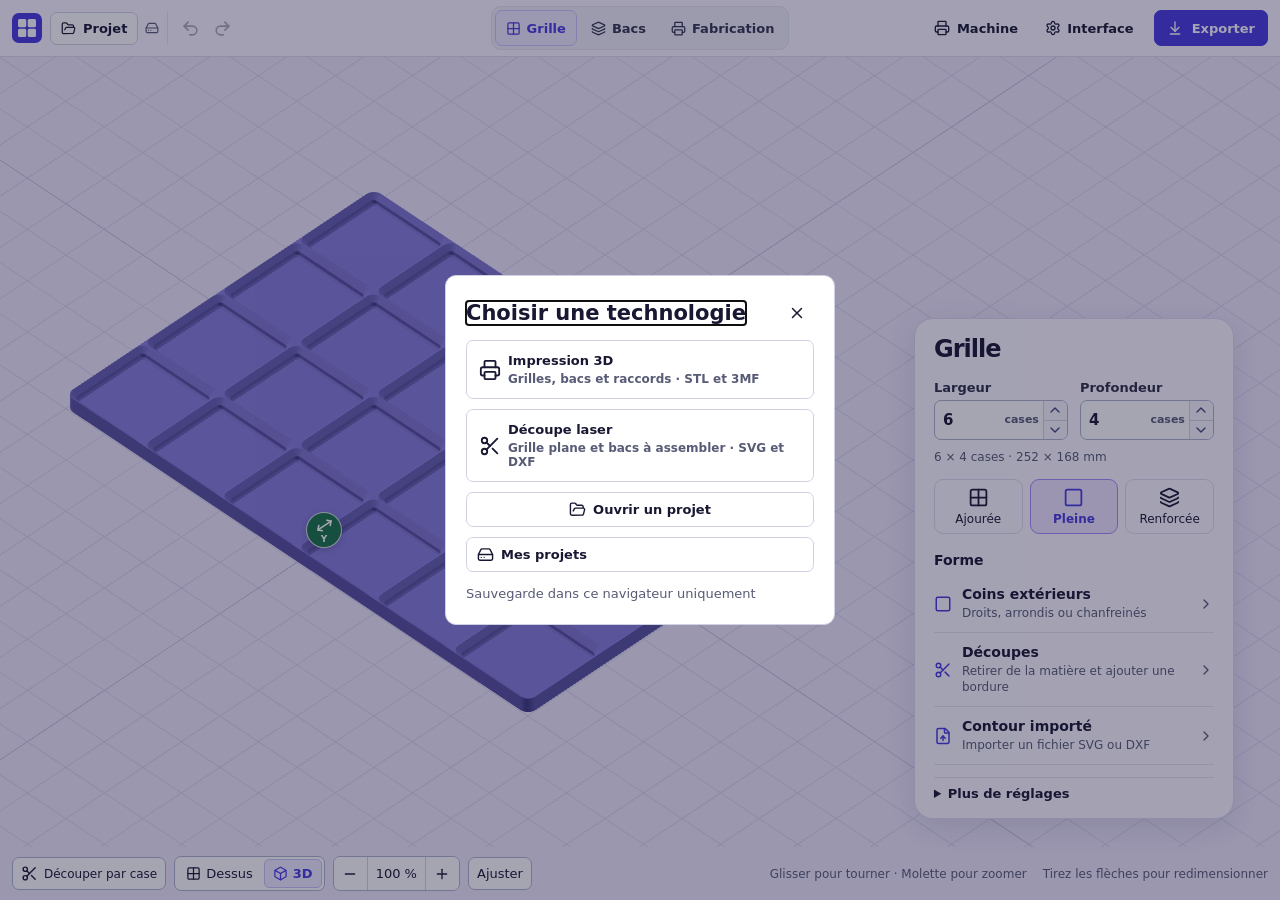
<file: index.html>
<!doctype html>
<html lang="fr">
  <head>
    <meta charset="UTF-8">
    <meta name="viewport" content="width=device-width, initial-scale=1.0, viewport-fit=cover, interactive-widget=resizes-content">
    <meta name="description" content="Concevez, découpez et préparez une grille Gridfinity pour l’impression 3D.">
    <meta name="theme-color" content="#ffffff">
    <link rel="icon" href="./gridfinity.svg" type="image/svg+xml">
    <title>Ultimate Gridfinity</title>
    <script type="module" crossorigin src="./assets/index-D9i99N7j.js"></script>
    <link rel="stylesheet" crossorigin href="./assets/index-OUD4DGBj.css">
  </head>
  <body>
    <div id="root"></div>
  </body>
</html>
</file>
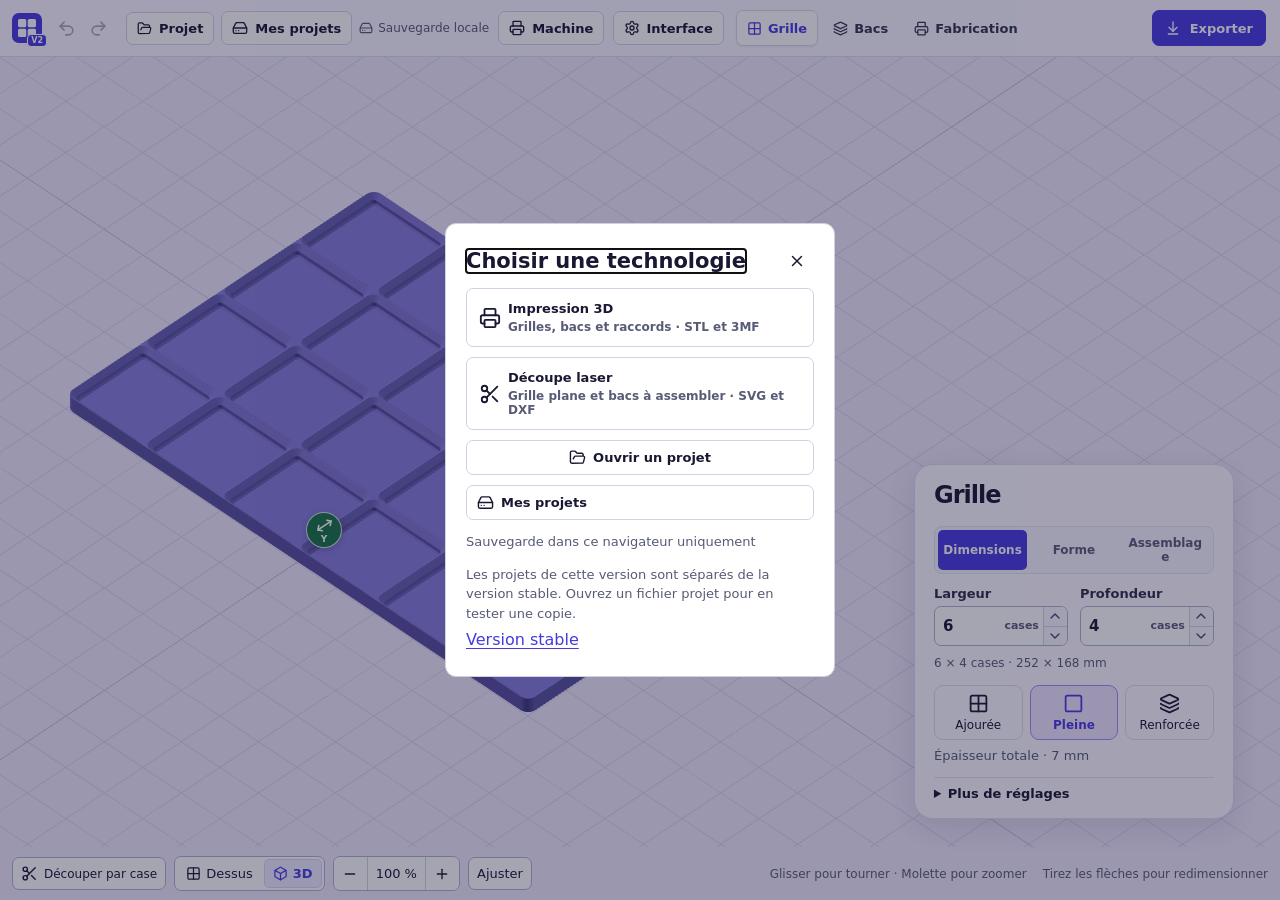
<file: next/index.html>
<!doctype html>
<html lang="fr">
  <head>
    <meta charset="UTF-8">
    <meta name="viewport" content="width=device-width, initial-scale=1.0, viewport-fit=cover, interactive-widget=resizes-content">
    <meta name="description" content="Concevez, découpez et préparez une grille Gridfinity pour l’impression 3D.">
    <meta name="theme-color" content="#ffffff">
    <link rel="icon" href="./gridfinity.svg" type="image/svg+xml">
    <title>Ultimate Gridfinity</title>
    <script type="module" crossorigin src="./assets/index-BLnNBhaA.js"></script>
    <link rel="stylesheet" crossorigin href="./assets/index-Cq0ixWrB.css">
  </head>
  <body>
    <div id="root"></div>
  </body>
</html>
</file>
<file: assets/index-OUD4DGBj.css>
:root{color:#181833;font-synthesis:none;--ink:#181833;--muted:#575b75;--border:#cfd2e2;--line:#e1e3ed;--accent:#4739df;--accent-fill:#4739df;--accent-on-fill:#fff;--accent-hover:#382ac6;--accent-soft:#eeebff;--accent-line:#c8c2fa;--radius:7px;--workbench:#eee8fa;accent-color:var(--accent);background:#fff;font-family:Inter,Segoe UI,system-ui,sans-serif}*,:before,:after{box-sizing:border-box}body{margin:0}button,input,select{color:inherit;font:inherit}button{cursor:pointer}button:disabled{opacity:.55;cursor:default}button:focus-visible,input:focus-visible,select:focus-visible,summary:focus-visible{outline:2px solid var(--accent);outline-offset:3px}button svg{flex:none}h1,h2,p,dl{margin:0}button,output{font-variant-numeric:tabular-nums}.visually-hidden{clip-path:inset(50%);white-space:nowrap;width:1px;height:1px;padding:0;position:absolute;overflow:hidden}.topbar{z-index:3;background:#f9f7ff;border-bottom:1px solid #ded8ef;grid-template-columns:minmax(0,1fr) auto minmax(0,1fr);align-items:center;column-gap:8px;min-height:57px;display:grid}.project-bar,.stage-bar{align-items:center;gap:8px;min-width:0;padding:8px 12px;display:flex}.project-bar .project-controls>.library-trigger{display:none}.brand-mark{flex:none}.stage-bar{grid-column:3;justify-content:flex-end;gap:5px}.topbar .stage-bar :is(.machine-trigger,.interface-trigger){background:0 0;border-color:#0000;min-height:36px}.topbar .stage-bar :is(.machine-trigger,.interface-trigger):hover{color:var(--accent);background:var(--accent-soft)}.stage-bar .stage-export{white-space:nowrap;flex:none;width:auto;min-height:36px;margin-left:4px;padding:7px 12px;font-size:13px}.history-actions{border-left:1px solid var(--line);gap:2px;padding-left:7px;display:flex}.history-actions button{width:30px;height:32px;padding:0}.history-actions button:disabled{opacity:.35;color:inherit;background:0 0}.technology-dialog .technology-choice{text-align:left;justify-content:flex-start;align-items:center;gap:12px;width:100%;margin-top:8px;padding:12px;display:flex}.technology-choice span{gap:4px;display:grid}.technology-choice small{color:var(--muted);font-size:12px}.outline-control{margin:12px 0}.grid-corner-controls{margin-bottom:12px}.corner-picker{grid-template-columns:1fr 1fr;gap:6px;margin:12px 0;display:grid}.corner-picker button{border:1px solid var(--border);border-radius:var(--radius);background:var(--panel,#fff);min-width:0;min-height:36px;color:var(--muted);padding:7px 6px;font-size:12px}.corner-picker button[aria-pressed=true]{border-color:var(--accent);background:var(--accent-soft);color:var(--accent)}.corner-picker .corner-preview{grid-column:1/-1;justify-items:center;gap:5px;display:grid}.corner-preview svg{width:100%;height:74px;overflow:visible}.corner-preview path{fill:var(--accent-soft);stroke:var(--accent);stroke-width:1.5px;vector-effect:non-scaling-stroke}.corner-preview circle{fill:var(--muted);opacity:.3}.corner-preview circle.active{fill:var(--accent);opacity:1}.corner-types{margin-bottom:10px}.corner-types button{flex-direction:column;flex:1;align-items:center;gap:4px;min-width:0;padding:7px 3px;font-size:12px;display:flex}.corner-types svg{fill:none;stroke:currentColor;stroke-width:1.8px;stroke-linecap:round;stroke-linejoin:round}.grid-corner-controls>.field{margin:10px 0}.outline-control .outline-preview{border:1px solid var(--line);border-radius:var(--radius);background:var(--workbench);width:100%;height:98px;fill:var(--accent-soft);stroke:var(--accent);stroke-width:.007px;margin:8px 0;padding:8px;display:block}.level-picker{border:1px solid var(--border);border-radius:var(--radius);background:var(--panel);align-items:center;gap:5px;min-width:0;padding:0 5px;display:flex}.level-picker select{min-width:0;max-width:100%;min-height:33px;color:var(--ink);background:var(--panel);border:0}.laser-toolpath{stroke:var(--accent);stroke-width:1px;stroke-dasharray:4 2;vector-effect:non-scaling-stroke;pointer-events:none}.laser-bin-fields{margin-top:12px}.laser-bin{cursor:pointer}.laser-bin :is(rect,path){fill-opacity:.42;stroke:var(--ink);stroke-width:1px;vector-effect:non-scaling-stroke}.laser-bin.selected :is(rect,path){stroke:var(--accent);stroke-width:2px}.laser-bin.conflict :is(rect,path){stroke:#b03c22;stroke-dasharray:4 2}.laser-bin text{fill:var(--ink);text-anchor:middle;dominant-baseline:central;font-weight:700}.laser-placement-target{cursor:pointer}.laser-placement-dot{fill:var(--accent);fill-opacity:.55;pointer-events:none}.laser-placement-target:is(:hover,:focus-visible) .laser-placement-dot{fill-opacity:1}.laser-bin-create,.laser-bin-measures{margin-block:12px}.laser-bin-options .checkbox-field{margin-top:8px}.laser-explode{align-items:center;gap:6px;display:inline-flex}.laser-explode[aria-pressed=true]{background:var(--accent-soft);color:var(--accent)}.laser-bin-view-select{max-width:100%;min-height:42px;font:inherit;color:var(--ink);background:var(--panel,white);border:1px solid var(--border);border-radius:var(--radius);padding:0 5px;font-size:16px;display:none}.laser-workbench-viewport{inset:0 var(--scene-reserve) 0 0;grid-template:minmax(0,1fr)/minmax(0,1fr);place-items:center;min-width:0;display:grid;position:absolute;overflow:hidden}.laser-panel-sheet{flex-direction:column;justify-content:center;align-items:center;gap:7px;width:min(94%,890px);height:92%;margin:0;display:flex}.laser-panel-sheet svg{width:100%;height:auto;max-height:calc(100% - 24px)}.laser-sheet-stock{fill:var(--panel,white)}.laser-panel-sheet path{fill-opacity:.4;stroke:var(--accent);stroke-width:1px;vector-effect:non-scaling-stroke}.laser-panel-sheet text{fill:var(--ink);text-anchor:middle;dominant-baseline:central;font-weight:700}.laser-panel-sheet figcaption{text-align:center;color:var(--muted);font-size:12px}.laser-interior-plan{-webkit-user-select:none;user-select:none;flex-direction:column;justify-content:center;align-items:center;gap:5px;width:min(90%,720px);height:88%;min-height:0;margin:0;display:flex}.laser-interior-plan svg{touch-action:none;width:100%;height:auto;min-height:0;max-height:calc(100% - 22px);display:block}.laser-interior-plan figcaption{color:var(--muted);text-align:center;font-size:12px}.laser-interior-rim,.laser-interior-floor{stroke-width:1px;vector-effect:non-scaling-stroke}.laser-interior-rim{fill:var(--accent-soft);stroke:var(--accent)}.laser-interior-floor{fill:var(--panel,white);stroke:var(--border)}.laser-divider{cursor:grab;touch-action:none}.laser-divider:active{cursor:grabbing}.laser-divider:focus{outline:none}.laser-divider-hit{stroke:#0000;stroke-width:26px;stroke-linecap:round;vector-effect:non-scaling-stroke}.laser-divider-shape,.laser-divider-number{stroke-width:1px;vector-effect:non-scaling-stroke;pointer-events:none}.laser-divider-shape{fill:#8394c4;stroke:#50628e}.laser-divider-number{fill:var(--panel,white);stroke:#50628e}.laser-divider:is(.selected,:hover) .laser-divider-shape{fill:var(--accent);stroke:var(--accent)}.laser-divider.selected .laser-divider-number{stroke:var(--accent);stroke-width:2px}.laser-divider:focus-visible .laser-divider-shape{stroke:var(--ink);stroke-width:1.5px;stroke-dasharray:3 2}.laser-divider text{fill:var(--ink);dominant-baseline:central;text-anchor:middle;pointer-events:none;font-weight:750}.laser-segment-controls{gap:13px;margin-top:12px;display:grid}.laser-interior-bin-picker{grid-template-columns:auto minmax(0,1fr);align-items:center;gap:8px}.laser-segment-controls .fields{gap:9px 12px;margin-top:0}.laser-divider-actions .secondary{justify-content:center;align-items:center;gap:5px;display:inline-flex}.laser-divider-add{grid-template-columns:repeat(2,minmax(0,1fr));display:grid}.laser-divider-add button{justify-content:center;min-width:0}.laser-divider-pick{flex-wrap:wrap;gap:5px;display:flex}.laser-divider-pick .secondary{min-width:40px;min-height:36px}.laser-divider-pick .secondary[aria-pressed=true]{border-color:var(--accent);background:var(--accent-soft);color:var(--accent)}.project-controls>button,.machine-trigger,.project-dialog .secondary,.control-details .secondary{align-items:center;gap:7px;display:flex}.project-dialog{border:1px solid var(--border);width:min(390px,100% - 30px);color:var(--ink);border-radius:11px;padding:20px}.project-dialog::backdrop{background:#17153762}.dialog-heading{justify-content:space-between;align-items:center;display:flex}.dialog-heading h2{font-size:21px}.project-dialog .secondary{width:100%;margin-top:10px}.machine-dialog{width:min(460px,100% - 24px);max-height:calc(100dvh - 24px)}.machine-dialog .dialog-heading h2:focus{outline:none}.machine-setup-help{margin-top:5px}.machine-profiles>.field,.machine-settings,.laser-stock-settings{margin-top:12px}.machine-dialog .input-wrap{height:44px}.machine-dialog .profile-form{border-top:1px solid var(--line);margin-top:14px;padding-top:3px}.machine-dialog .profile-form .secondary{width:auto}.machine-dialog .profile-form .icon-button{margin-top:10px}.machine-setup-actions{border-top:1px solid var(--line);grid-template-columns:minmax(0,1fr) minmax(0,1fr);align-items:stretch;gap:8px;margin-top:15px;padding-top:13px;display:grid}.machine-setup-actions .secondary{justify-content:center;margin-top:0}.machine-setup-actions button{min-width:0}.machine-trigger{white-space:nowrap}.machine-menu-dialog>:is(.field,.notice,.machine-empty,.machine-menu-measurement){margin-top:12px}.machine-menu-actions{margin-top:14px}.machine-menu-actions .secondary{justify-content:center}@media (width<=1040px){.topbar .stage-bar :is(.machine-trigger,.interface-trigger) span{display:none}}.step-nav{border:1px solid var(--line);background:color-mix(in srgb, var(--ink) 4%, transparent);border-radius:10px;grid-column:2;align-items:center;gap:3px;padding:3px;display:flex}.step-nav button{border-radius:var(--radius);color:#33344f;white-space:nowrap;background:0 0;border:1px solid #0000;align-items:center;gap:6px;min-height:36px;padding:6px 10px;font-size:13px;font-weight:650;display:flex}.step-nav button:hover{background:#ffffff80}.step-nav button[aria-current]{color:var(--accent);border-color:var(--accent-line);background:var(--accent-soft)}@media (width<=940px){.project-bar{gap:6px;padding-inline:8px}.project-bar .local-save-badge:not(.unavailable){clip-path:inset(50%);position:absolute}.project-bar .history-actions{padding-left:4px}.project-bar .history-actions button{width:28px}.stage-bar{gap:3px;padding-inline:8px}.topbar .stage-bar :is(.machine-trigger,.interface-trigger){min-width:32px;padding-inline:7px}.stage-bar .stage-export{flex:0 auto;min-width:36px;margin-left:2px;padding-inline:9px}.stage-bar .stage-export span{text-overflow:ellipsis;min-width:0;overflow:hidden}.step-nav button{gap:4px;padding-inline:7px}}.workspace{--card-right:clamp(16px, 3.6vw, 56px);--card-width:clamp(255px, 25vw, 348px);--scene-reserve:calc(var(--card-right) + var(--card-width) + 12px);grid-template-rows:minmax(0,1fr);grid-template-columns:minmax(0,1fr);height:calc(100dvh - 57px);min-height:420px;display:grid;position:relative}.sidebar{right:var(--card-right);z-index:2;width:var(--card-width);background:#fcfaff;border:1px solid #dfd7ee;border-radius:19px;flex-direction:column;max-height:calc(100% - 132px);display:flex;position:absolute;bottom:clamp(65px,9vh,108px);box-shadow:0 9px 30px #30244f20}.step-body{overscroll-behavior:contain;scrollbar-width:thin;flex:1;min-height:0;padding:17px 19px;overflow:auto}.step-body .input-wrap{height:40px}.step-body .input-wrap input{padding-left:8px}.step-body .unit{padding-inline:3px 4px;font-size:11px}.step-body .number-stepper{flex-basis:24px}.workspace.drawing-open{--card-width:clamp(304px, 35vw, 490px)}[data-step=grid] .scene-dimension{display:none}[data-step=bins] .scene-dimension[style]{visibility:hidden;opacity:0;transition:opacity .12s,visibility 0s .24s}[data-step=bins] .scene-axis:is(:hover,:focus-within,:has(.scene-resize:active)) .scene-dimension[style]{visibility:visible;opacity:1;transition-delay:0s}.bin-drawing{border-bottom:1px solid var(--line);margin-bottom:16px;padding-bottom:13px}.drawing-heading{justify-content:space-between;align-items:center;gap:8px;margin-bottom:10px;display:flex}.drawing-heading h2{letter-spacing:-.035em;font-size:22px}.drawing-pdf{color:var(--accent);align-items:center;gap:5px;padding:5px 8px;display:flex}.drawing-caption{color:var(--muted);font-size:12px}.drawing-views{grid-template-columns:repeat(3,minmax(0,1fr));gap:6px;display:grid}.drawing-views button{border:1px solid var(--border);border-radius:var(--radius);background:#fff;justify-content:center;align-items:center;gap:5px;min-height:35px;padding:4px;font-size:13px;font-weight:650;display:flex}.drawing-views button[aria-pressed=true]{background:var(--accent-soft);color:var(--accent);border-color:#af9cf3}.drawing-sheet,.drawing-placeholder{aspect-ratio:1.5;width:100%;min-height:150px;max-height:min(29dvh,280px);margin-top:8px;display:block}.drawing-placeholder{text-align:center;color:var(--muted);place-items:center;font-size:13px;display:grid}.drawing-caption{margin-top:3px}.drawing-cut-position{color:var(--muted);align-items:center;gap:8px;font-size:12px;display:flex}.drawing-cut-position input{width:0;min-width:40px;accent-color:var(--accent);flex:1}.drawing-cut-position span:last-child{text-align:right;white-space:nowrap;min-width:62px}.drawing-stock{fill:#f0edf7;stroke:#817d94;stroke-width:1.15px;vector-effect:non-scaling-stroke}.drawing-sockets rect{fill:#fff;stroke:#a39cb2;stroke-width:.8px;vector-effect:non-scaling-stroke}.drawing-cut{fill:#e3d6ff;stroke:#a083da;stroke-width:.85px;vector-effect:non-scaling-stroke}.drawing-selected{stroke:#32235c;stroke-width:2px;vector-effect:non-scaling-stroke}.drawing-hatch{fill:none;stroke:#9b7ded;stroke-width:.85px;vector-effect:non-scaling-stroke}.drawing-dimension line{stroke:#36334d;stroke-width:1px;vector-effect:non-scaling-stroke}.drawing-dimension text{fill:var(--ink);font-weight:700}.card-heading{justify-content:space-between;align-items:center;gap:8px;display:flex}.card-action{color:var(--accent);white-space:nowrap;background:0 0;border:0;border-radius:5px;align-items:center;gap:5px;padding:5px 6px;font-size:13px;font-weight:650;display:flex}.card-action:hover:not(:disabled){background:var(--accent-soft)}.grid-card-size{color:var(--muted);margin-top:10px;font-size:12px}.sidebar .grid-types{background:0 0;border:0;gap:7px;padding:0}.sidebar .grid-types button{border:1px solid #e1d9ed;border-radius:9px;align-content:center;justify-items:center;gap:4px;min-height:55px;font-size:12px;display:grid}.sidebar .grid-types button[aria-pressed=true]{background:#eee5ff;border-color:#a58af6}.sidebar .grid-card-options{border:0;border-top:1px solid var(--line);border-radius:0;padding:8px 0 0}.grid-card-options .grid-modes{margin:10px 0}.bin-color-swatch{vertical-align:-2px;border:1px solid #18183330;border-radius:4px;flex:none;width:15px;height:15px;display:inline-block}.bin-color-field{align-items:center;gap:5px;font-size:12px;font-weight:650;display:flex}.bin-color-field input{border:1px solid var(--border);cursor:pointer;background:#fff;border-radius:7px;width:34px;height:32px;padding:3px}.section-title{margin-bottom:16px}.section-title h1{letter-spacing:-.04em;font-size:24px;font-weight:745;line-height:1.14}.section-title p{color:var(--muted);margin-top:5px;font-size:13px;line-height:1.4}.dimension-settings{border-top:1px solid var(--line);margin-top:12px;padding-top:12px}.dimension-settings>.custom-units{margin-bottom:10px}.primary{border:1px solid var(--accent);border-radius:var(--radius);background:var(--accent-fill);width:100%;min-height:49px;color:var(--accent-on-fill);justify-content:center;align-items:center;gap:9px;padding:11px 9px;font-size:15px;font-weight:700;display:flex}.primary:hover:not(:disabled){background:var(--accent-hover)}.segments{border:1px solid var(--border);border-radius:var(--radius);background:#f7f7fc;margin-bottom:18px;padding:3px;display:flex}.segments button{background:0 0;border:1px solid #0000;border-radius:5px;flex:1;min-height:33px;font-size:14px}.segments button[aria-pressed=true]{border-color:var(--accent-line);color:var(--accent);background:#fff;font-weight:700}.grid-modes{grid-template-columns:repeat(2,minmax(0,1fr));gap:3px;display:grid}.grid-modes button,.custom-units button{white-space:nowrap;padding-inline:5px;font-size:13px}.custom-units{margin-bottom:12px}.fields{grid-template-columns:repeat(2,minmax(0,1fr));gap:13px 12px;display:grid}.field{color:#2d2e48;align-content:end;gap:5px;min-width:0;font-size:13px;font-weight:560;display:grid}.field select{border-radius:var(--radius);background:#fff;border:1px solid #aeb3ca;width:100%;min-width:0;height:39px;padding:5px 8px;font-size:14px}.variant-setting{margin-top:15px}.grid-types{gap:3px;margin-bottom:0}.grid-types button{flex:1 1 0;padding-inline:4px;font-size:13px}.variant-setting .help{margin-top:6px}.input-wrap{border-radius:var(--radius);background:#fff;border:1px solid #aeb3ca;align-items:center;min-width:0;height:50px;display:flex}.input-wrap:focus-within{border-color:var(--accent);box-shadow:0 0 0 2px color-mix(in srgb, var(--accent) 14%, transparent)}.input-wrap.invalid{border-color:#b14229}.input-wrap input{width:100%;min-width:0;color:var(--ink);font-variant-numeric:tabular-nums;background:0 0;border:0;outline:none;padding:8px 0 8px 10px;font-size:15px}.input-wrap input:focus-visible{outline:none}.unit{color:var(--muted);padding:0 7px 0 4px;font-size:12px}.number-stepper{border-left:1px solid var(--border);flex:0 0 31px;grid-template-rows:1fr 1fr;align-self:stretch;display:grid}.number-stepper button{color:#424474;touch-action:manipulation;background:#f6f6fd;border:0;place-items:center;padding:0;display:grid}.number-stepper button:first-child{border-radius:0 6px 0 0}.number-stepper button:last-child{border-top:1px solid var(--border);border-radius:0 0 6px}.number-stepper button:hover:not(:disabled){background:var(--accent-soft);color:var(--accent)}.number-stepper button:focus-visible{z-index:1;outline-offset:-2px}.measurement{border:1px solid var(--line);border-radius:var(--radius);background:#f9f9fe;margin-top:22px;padding:8px 11px;font-size:13px}.measurement div{justify-content:space-between;gap:8px;padding:7px 0;display:flex}.measurement div+div{border-top:1px solid var(--line)}.measurement dt{color:var(--muted)}.measurement dd{white-space:nowrap;font-variant-numeric:tabular-nums;margin:0;font-weight:720}.help{color:var(--muted);margin-top:13px;font-size:13px;line-height:1.5}.sample{color:var(--accent);background:0 0;border:none;justify-content:center;align-items:center;gap:7px;margin-top:15px;padding:8px 0;font-size:13px;font-weight:640;display:flex}.sample:hover{text-decoration:underline}.shape-buttons{grid-template-columns:repeat(2,minmax(0,1fr));gap:9px;display:grid}.shape-buttons button{border-radius:var(--radius);background:#fff;border:1px solid #aeb3ca;align-content:center;justify-items:center;gap:6px;min-height:72px;padding:8px 4px;font-size:14px;font-weight:580;display:grid}.shape-buttons button.active,.shape-buttons button:hover:not(:disabled){border-color:var(--accent);background:var(--accent-soft)}.shape-buttons button.active svg{color:var(--accent)}.cut-section,.print-list,.draw-help{border-top:1px solid var(--line);margin-top:20px;padding-top:16px}.cut-list{scrollbar-width:thin;gap:4px;max-height:126px;margin-bottom:13px;display:grid;overflow:auto}.cut-row{border-radius:var(--radius);min-height:38px;display:flex}.cut-row.active,.files li.active{background:var(--accent-soft)}.cut-row:hover,.files li:hover{background:#f3f1ff}.cut-row>button:first-child{text-align:left;background:0 0;border:0;flex:1;align-items:center;gap:9px;padding:8px;font-size:14px;display:flex}.cut-row.active>button:first-child{font-weight:720}.icon-button{background:0 0;border:0;border-radius:5px;place-items:center;padding:8px;display:inline-grid}.icon-button:hover{color:var(--accent);background:var(--accent-soft)}.vertices{color:#31324e;margin-top:13px;font-size:13px}.vertices summary{cursor:pointer;width:fit-content;font-weight:650}.reference-mode{margin-bottom:11px}.reference-mode button{font-size:12px}.vertex-choice{align-items:center;gap:10px;margin:9px 0;display:flex}.vertex-choice select{border:1px solid var(--border);background:#fff;border-radius:5px;flex:1;min-width:0;padding:6px 8px}.draw-help h2{font-size:15px}.draw-help p{color:var(--muted);margin:5px 0 9px;font-size:13px;line-height:1.45}.draw-actions{align-items:center;gap:7px;display:flex}.secondary{border:1px solid var(--border);border-radius:var(--radius);background:#fff;padding:8px 10px;font-size:13px;font-weight:650}.control-details{border:1px solid var(--line);border-radius:var(--radius);margin-top:12px;padding:9px 10px}.control-details summary{cursor:pointer;font-size:13px;font-weight:700}.control-details .fields,.control-details>.field,.profile-form>.field{margin-top:10px}.control-details .help{margin:8px 0}.control-actions{align-items:center;gap:8px;display:flex}.profile-apply{margin-top:7px}.text-field{border-radius:var(--radius);background:#fff;border:1px solid #aeb3ca;width:100%;padding:8px 9px}.bin-suggestion{margin:8px 0;font-size:13px}.space-actions{gap:6px;display:grid}.checkbox-field{align-items:center;gap:7px;margin-top:10px;font-size:13px;display:flex}.cut-border-controls>.field{margin-top:8px}.control-heading{margin-bottom:9px;font-size:14px;font-weight:740}.connector-setting{margin-top:16px}.connector-setting>.field+.field,.connector-setting .help{margin-top:8px}.clearance-presets,.connector-filter{align-items:center;gap:6px;margin-top:8px;display:flex}.clearance-presets{flex-wrap:wrap}.clearance-presets button{padding:5px 7px;font-size:12px}.clearance-presets button[aria-pressed=true]{border-color:var(--accent);color:var(--accent);background:var(--accent-soft)}.connector-comparison{margin-top:12px}.connector-filter{font-size:12px}.connector-filter input{accent-color:var(--accent)}.connector-choices,.junction-rows{margin:8px 0 0;padding:0;list-style:none}.connector-choices li,.junction-rows li{border-top:1px solid var(--line);padding:8px 5px;font-size:13px}.connector-choices li.active,.junction-rows li.active{background:var(--accent-soft)}.connector-choices small,.junction-rows small{color:var(--muted);overflow-wrap:anywhere;margin-top:3px;display:block}.connector-choices .connector-best{color:#176554;font-weight:700}.connector-choices .file-download{margin-top:5px}.junction-list{margin-bottom:10px}.junction-count{color:var(--muted);margin-left:5px;font-weight:550}.junction-rows li{justify-content:space-between;align-items:flex-start;gap:5px;display:flex}.junction-rows .junction-open{color:#854516}.connector-status{margin-block:7px}.usable-area,.assembled-size{color:var(--muted);flex-wrap:wrap;justify-content:space-between;gap:4px 8px;font-size:13px;display:flex}.usable-area{margin-top:12px}.assembled-size{margin-top:6px}.usable-area strong,.assembled-size strong{color:var(--ink)}.print-summary{letter-spacing:-.02em;font-size:18px;font-weight:740}.cell-count{color:#87530f;margin-top:4px;font-size:13px;font-weight:650}.notice{border-radius:var(--radius);color:#754711;background:#fff7ea;border:1px solid #edd2a7;margin:10px 0;padding:9px 10px;font-size:13px;line-height:1.38}.notice.error{color:#8d2e1a;background:#fff1ed;border-color:#efc7bc}.recovery-notice{justify-content:space-between;align-items:center;gap:8px;display:flex}.recovery-notice .icon-button{flex:none}.files{margin:11px 0 0;padding:0;list-style:none}.files li{border-top:1px solid var(--line);justify-content:space-between;align-items:center;gap:3px;min-height:46px;padding:4px;display:flex}.file-piece{text-align:left;background:0 0;border:0;flex:1;align-items:center;gap:9px;padding:4px 0;font-size:13px;display:flex}.file-piece small{color:var(--muted);margin-top:2px;font-size:12px;display:block}.file-number{background:var(--accent-soft);min-width:25px;height:25px;color:var(--accent);border-radius:50%;place-items:center;font-weight:720;display:grid}.file-download{border:1px solid var(--border);background:#fff;border-radius:5px;justify-content:center;align-items:center;gap:4px;min-height:31px;padding:4px 6px;font-size:12px;display:flex}.file-download:hover:not(:disabled){border-color:var(--accent);color:var(--accent)}.clip-file>span{padding-left:5px;font-size:13px}.clip-file strong{color:#087c6e;margin-left:4px}.download-status{color:#276c60;text-align:center;overflow-wrap:anywhere;margin-top:7px;font-size:12px}.print-tabs{margin-bottom:13px}.print-tabs+.download-status{margin-bottom:10px}.print-tabs button{min-width:0;padding-inline:2px;font-size:12px}.workspace.notice-open{--card-right:20px;--card-width:clamp(268px, 23vw, 314px);background:var(--workbench)}.notice-open .sidebar{max-height:calc(100% - 56px);top:28px;bottom:auto}.notice-preview{min-width:0;min-height:0;padding:19px calc(var(--scene-reserve) + 12px) 11px 22px;grid-template-rows:minmax(0,1fr) auto;display:grid}.notice-scroll{min-height:0;padding:9px 7px 12px;overflow:auto}.notice-spread{grid-template-columns:repeat(2,minmax(0,1fr));place-items:start center;gap:14px;display:grid}.notice-spread:has(>:only-child){grid-template-columns:minmax(0,1fr)}.notice-paper{background:#fff;border:1px solid #dad3e9;border-radius:5px;width:min(100%,70.7dvh - 111.706px);min-width:0;height:auto;font-family:Arial,Helvetica,sans-serif;display:block;box-shadow:0 5px 15px #30244f18}.notice-spread.enlarged{grid-template-columns:minmax(595px,1fr)}.notice-spread.enlarged .notice-paper{width:min(100%,680px)}.notice-pagination{justify-content:center;align-items:center;gap:9px;display:flex}.notice-pagination button{place-items:center;min-height:32px;padding:3px 7px;display:inline-grid}.notice-pagination .notice-zoom{align-items:center;gap:5px;margin-left:5px;display:inline-flex}.notice-pagination output,.notice-empty{color:var(--muted);font-size:13px}.notice-empty{text-align:center;margin:30px auto}.notice-sections{gap:7px;margin-block:5px 13px;display:grid}.notice-sections button{text-align:left;align-items:center;gap:8px;min-height:41px;display:flex}.notice-sections button svg:last-child{margin-left:auto}.notice-sections button[aria-pressed=true]{color:var(--accent);background:var(--accent-soft);border-color:var(--accent-line)}.notice-download{margin-bottom:8px}.notice-ink{margin-bottom:12px}.notice-ink button{font-size:12px}@media (width<=1090px){.notice-spread{grid-template-columns:minmax(0,1fr)}.notice-paper:nth-child(2){display:none}}.plan{background:var(--workbench);grid-area:1/1;grid-template-rows:minmax(0,1fr) auto;grid-template-columns:auto minmax(0,1fr);min-width:0;min-height:0;display:grid;overflow:hidden}.plan-heading,.plan-footer{justify-content:space-between;align-items:center;gap:12px;padding:9px 12px;display:flex}.plan-heading{grid-area:2/1}.plan-footer{grid-area:2/2;justify-self:end}.plan-tools{flex-wrap:wrap;flex:auto;align-items:center;gap:8px;display:flex}.cell-tool{border-radius:var(--radius);white-space:nowrap;background:#fff;border:1px solid #aeb3ca;align-items:center;gap:6px;min-height:33px;padding:5px 8px;font-size:12px;display:flex}.cell-tool[aria-pressed=true]{color:#794207;background:#ffecd0;border-color:#b5640b}.view-switch{border-radius:var(--radius);background:#fff;border:1px solid #aeb3ca;gap:2px;padding:2px;display:flex}.view-switch button{white-space:nowrap;background:0 0;border:1px solid #0000;border-radius:5px;justify-content:center;align-items:center;gap:5px;height:29px;padding:0 8px;font-size:13px;display:flex}.view-switch button[aria-pressed=true]{border-color:var(--accent-line);background:var(--accent-soft);color:var(--accent);font-weight:680}.view-switch button:hover:not(:disabled){color:var(--accent)}.zoom-tools{flex:none;align-items:center;gap:8px;display:flex}.zoom-tools button,.zoom-tools output{background:#fff;place-items:center;height:33px;padding:0 8px;font-size:13px;display:grid}.zoom-tools button:hover:not(:disabled){color:var(--accent);background:var(--accent-soft)}.zoom-group{border-radius:var(--radius);border:1px solid #aeb3ca;display:flex;overflow:hidden}.zoom-group button{border:0;width:33px}.zoom-group button:focus-visible{outline-offset:-3px}.zoom-group output{border-left:1px solid var(--border);border-right:1px solid var(--border);min-width:59px}.fit-button{border-radius:var(--radius);border:1px solid #aeb3ca}.paper{grid-area:1/1/2/-1;min-height:0;display:grid;position:relative}.plan-canvas{display:contents}.mobile-tool-icon,.mobile-panel-bar{display:none}.plan-canvas>svg{touch-action:none;-webkit-user-select:none;user-select:none;cursor:grab;width:100%;height:100%;min-height:0;transition:opacity .18s;display:block}.plan-canvas>svg:active{cursor:grabbing}.plan-canvas>svg.drawing,.plan-canvas>svg.drawing *{cursor:crosshair}.plan-canvas.showing-3d>svg{opacity:0;pointer-events:none}.scene3d{opacity:0;pointer-events:none;background:var(--scene-background,var(--workbench));min-height:0;transition:opacity .24s;display:grid;position:absolute;inset:0;overflow:hidden}.scene3d.active{opacity:1;pointer-events:auto}.scene3d canvas{touch-action:none;cursor:grab;width:100%;height:100%;min-height:0;display:block}.scene3d canvas:active{cursor:grabbing}.scene3d canvas:focus-visible{outline:2px solid var(--accent);outline-offset:-3px}.scene-labels{pointer-events:none;position:absolute;inset:0}.scene-labels span{color:#4231c5;background:#fff;border:1px solid #5a45cf;border-radius:50%;place-items:center;min-width:25px;min-height:25px;padding:2px 4px;font-size:12px;font-weight:740;display:grid;position:absolute;top:0;left:0;box-shadow:0 1px 4px #30246b28}.scene-labels .selected{color:var(--accent-on-fill);background:var(--accent-fill)}.scene-options{bottom:7px;left:0;right:var(--scene-reserve);pointer-events:none;flex-wrap:wrap;justify-content:center;align-items:center;gap:10px;padding-inline:8px;display:flex;position:absolute}.print-visibility{pointer-events:auto}.print-visibility-select{display:none}.explode-button{pointer-events:auto;background:#fff;border:1px solid #c8c3e4;border-radius:8px;justify-content:center;align-items:center;gap:6px;min-height:43px;display:flex;box-shadow:0 2px 5px #30246b0c}.explode-button:hover,.explode-button[aria-pressed=true]{background:var(--accent-soft);color:var(--accent)}.scene-dimensions{pointer-events:none;position:absolute;inset:0}.scene-dimension{color:#fff;pointer-events:auto;background:#201c2d;border-radius:17px;width:130px;padding:6px 7px 5px 11px;position:absolute;top:0;left:0;box-shadow:0 3px 12px #28213b2e}.scene-dimension:not([style]){visibility:hidden}.scene-resize{background:var(--axis-color);color:#fff;cursor:grab;touch-action:none;-webkit-user-select:none;user-select:none;pointer-events:auto;border:1px solid #ffffffc9;border-radius:50%;grid-template-rows:18px 10px;align-content:center;place-items:center;width:36px;height:36px;display:grid;position:absolute;top:0;left:0;box-shadow:0 2px 7px #27204b45}.scene-resize:not([style]){visibility:hidden}.scene-resize svg{transform:rotate(var(--resize-angle));pointer-events:none}[data-axis=width]{--axis-color:#a92c40}[data-axis=depth]{--axis-color:#187347}[data-axis=height]{--axis-color:#2257ad}.scene-axis-letter{pointer-events:none;font-size:9px;font-weight:800;line-height:1}.scene-resize:hover,.scene-resize:active{background:color-mix(in srgb, var(--axis-color), black 18%)}.scene-resize:active{cursor:grabbing}.scene-resize:focus-visible{outline:2px solid var(--axis-color);outline-offset:3px}.section-indicator{color:#392589;background:#e7e1ff;border-radius:7px;margin:0;padding:6px 10px;font-size:12px;font-weight:650}.drawing-selection{margin-bottom:10px}.stretch-feedback{z-index:1;border-radius:var(--radius);color:#165c4b;pointer-events:none;background:#f5fffa;border:1px solid #b3d9ce;max-width:min(380px,100% - 24px);padding:8px 11px;font-size:13px;font-weight:650;position:absolute;bottom:12px;left:12px}.stretch-feedback.blocked{color:#834b19;background:#fff6e9;border-color:#eccb9b}.scene-dimension .field{color:#ece7fa;gap:1px}.scene-dimension .field label{white-space:nowrap;font-size:11px}.scene-dimension .input-wrap{background:0 0;border:0;border-radius:5px;height:31px}.scene-dimension .input-wrap:focus-within{box-shadow:0 0 0 2px #a99aff}.scene-dimension .input-wrap.invalid{box-shadow:0 0 0 2px #fba287}.scene-dimension .input-wrap input{color:#fff;padding:1px 0;font-size:17px;font-weight:720}.scene-dimension .unit{color:#e0d9f2;padding:0 4px 0 0;font-size:10px}.scene-dimension .number-stepper{border:0;flex-basis:23px}.scene-dimension .number-stepper button{color:#fff;background:#ffffff16;border-color:#ffffff28}.scene-dimension .number-stepper button:hover:not(:disabled){color:#fff;background:#ffffff34}.scene-dimension .number-stepper svg{width:13px;height:13px}.explode-button{min-height:38px;color:var(--accent);padding:6px 14px;font-size:13px;font-weight:680}.scene-help{color:var(--muted);flex-wrap:wrap;align-items:center;gap:5px 16px;font-size:12px;display:flex}.scene-conflict-note{color:#8d430a;font-weight:650}.scene-fit-bin{border-radius:var(--radius);color:#783706;background:#fff7e9;border:1px solid #a65b26;max-width:calc(100% - 24px);min-height:38px;padding:7px 12px;font-size:13px;font-weight:700;position:absolute;top:12px;left:12px;box-shadow:0 2px 8px #34204726}.scene-fit-bin:hover{background:#ffe9cc}.scene-touch{display:none}.scene-clip-note{align-items:center;gap:5px;display:inline-flex}.viewer-status{border:1px solid var(--border);color:var(--muted);background:#fff;border-radius:6px;padding:5px 8px;font-size:12px;position:absolute;inset:8px 8px auto auto}.scene-unavailable{color:var(--muted);font-size:12px}.empty-plan{color:var(--muted);text-align:center;pointer-events:none;place-self:center;padding:10px;position:absolute}.dimensions{pointer-events:none;text-anchor:middle;fill:var(--ink);font-weight:740}.dimensions line{stroke:#30304b;stroke-width:1px;vector-effect:non-scaling-stroke}.stock,.socket-rim,.socket-floor,.cut-shape,.cut-handle,.affected,.affected-split,.seam,.clip,.print-piece{vector-effect:non-scaling-stroke}.stock{fill:#ece8ff;stroke:#494569;stroke-width:1.25px}.sockets{pointer-events:none}.socket-rim{fill:#ffffff65;stroke:#696485;stroke-width:.85px}.socket-floor{fill:#fefeff;stroke:#6c688c;stroke-width:.8px}.magnet-pocket{fill:#c4b9e5;stroke:#69598e;stroke-width:.9px;vector-effect:non-scaling-stroke}.weight-pocket{fill:none;stroke:#69598e;stroke-dasharray:3 2;vector-effect:non-scaling-stroke}.screw-hole{fill:#51466f}.edge-guides{pointer-events:none}.edge-guides line{stroke:#9c550d;stroke-width:1.2px;stroke-dasharray:3 3;vector-effect:non-scaling-stroke}.edge-guides text{fill:#794207;stroke:#fffefa;stroke-width:3px;paint-order:stroke;stroke-linejoin:round;vector-effect:non-scaling-stroke;font-weight:720}.affected{fill:#ffd78c31;stroke:#b16a239e;stroke-width:1px;stroke-dasharray:4 3}.affected-split{fill:#6857ef17;stroke:#5743bda8;stroke-width:1px;stroke-dasharray:4 3}.cut-shape{fill:#ffbf5965;stroke:#b5640b;stroke-width:1.3px;stroke-dasharray:6 4;cursor:move}.cut-shape.selected{stroke:#c26903;stroke-width:1.8px}.cut-border{fill:#52a6a68a;stroke:#276d74;stroke-width:1px;vector-effect:non-scaling-stroke;pointer-events:none}.cut-handle{fill:#fff6e9;stroke:#c26903;stroke-width:1.7px;cursor:crosshair}.cell-hit{fill:#0000;stroke:#0000;cursor:crosshair;vector-effect:non-scaling-stroke}.cell-hit:hover,.cell-hit:focus-visible{fill:#f4a94b4d;stroke:#a25512;stroke-width:1.2px;outline:none}.scene3d canvas[data-placement-target=available]:not(:active){cursor:copy}.scene3d canvas[data-placement-target=blocked]:not(:active){cursor:not-allowed}.placement-hint{color:#276c60;font-size:13px;font-weight:650}.placement-hint.blocked{color:#8d2e1a}.bin-slot{cursor:pointer}.bin-outline{fill-opacity:.33;stroke-width:1.5px;vector-effect:non-scaling-stroke}.bin-slot.selected .bin-outline,.bin-slot:focus-visible .bin-outline{fill-opacity:.55;stroke-width:2.5px}.bin-slot.conflict .bin-outline{fill:#f89882;stroke:#a94230;stroke-dasharray:4 2}.bin-slot text{text-anchor:middle;dominant-baseline:central;fill:#2b2542;pointer-events:none;paint-order:stroke;stroke:#fff;stroke-width:2px;vector-effect:non-scaling-stroke;font-weight:740}.bin-divider,.bin-notch{vector-effect:non-scaling-stroke;pointer-events:none}.bin-divider{stroke:#463a64;stroke-width:1.25px;opacity:.65}.bin-notch{stroke:#fff;stroke-width:3px;stroke-linecap:round}.bin-space-preview{fill:#55b7a52b;stroke:#168370;stroke-dasharray:6 4;stroke-width:2px;vector-effect:non-scaling-stroke;pointer-events:none}.key.bin-space-key{background:#e2f2ee;border:1px dashed #168370}.add-bin{color:var(--accent);align-items:center;gap:7px;display:flex}.bin-count{margin-bottom:10px;font-size:13px;font-weight:680}.bins-list>summary{align-items:center;gap:5px;min-height:20px;display:flex}.bins-list>summary>.bin-caption{margin-left:auto}.bins-list[open]>summary>svg{transform:rotate(180deg)}.bins-list .cut-list{margin:8px 0 0}.bin-inspector{border:1px solid var(--line);background:#faf9fe;border-radius:10px;margin-top:12px}.bin-inspector-header{justify-content:space-between;align-items:center;gap:4px;padding:10px;display:flex}.bin-inspector-header>div:first-child{overflow-wrap:anywhere;min-width:0}.bin-inspector-header h2{font-size:16px}.bin-inspector-header .bin-caption{white-space:nowrap}.bin-caption{color:var(--muted);font-size:12px;font-weight:500}.bin-inspector-actions{align-items:center;gap:3px;display:flex}.bin-inspector-actions .icon-button{width:26px;height:32px;padding:0}.bin-inspector>.notice{margin:0 10px 10px}.bin-inspector>.notice>button{margin-top:7px;display:flex}.bin-supports{margin:0 10px 8px}.bin-inspector-body{border-top:1px solid var(--line);padding:10px}.bin-inspector-body .fields{gap:9px 8px}.bin-size-label{margin-top:7px}.bin-stack-action{justify-content:center;width:100%;margin-top:10px}.bin-options{border:0;border-top:1px solid var(--line);border-radius:0;margin:0}.bin-option-group{border-top:1px solid var(--line);margin-top:10px;padding-top:10px}.bin-option-group .control-heading{margin:0;font-size:13px}.bin-separate-action{margin-top:10px}.bin-height-sizes{color:var(--muted);margin:5px 0 12px;padding:0;font-size:12px;line-height:1.6;list-style:none}.bin-file-height{color:var(--muted);margin-top:3px;display:block}.draft{pointer-events:none}.draft polyline{fill:none;stroke:#b5640b;stroke-width:1.5px;vector-effect:non-scaling-stroke}.draft circle{fill:#b5640b}.seam{stroke:#5847df;stroke-width:1.8px;stroke-dasharray:7 4;pointer-events:none}.seam.missing{stroke:#aa3d25}.seam.inspected{stroke-width:3.2px}.seam.muted,.link-muted{opacity:.28}.junction-label{fill:#302162;stroke:#fff;stroke-width:2.5px;paint-order:stroke;vector-effect:non-scaling-stroke;pointer-events:none;font-weight:750}.clip{fill:#48c8b5;stroke:#056f61;stroke-width:1.15px}.print-piece{stroke:#5f5778;stroke-width:1px;cursor:grab}.print-piece.highlighted{fill:#c9bfff;stroke:var(--accent);stroke-width:2px}.piece-number{cursor:grab}.piece-number circle{fill:#fff;stroke:var(--accent);stroke-width:1.5px;vector-effect:non-scaling-stroke}.piece-number text{text-anchor:middle;dominant-baseline:central;fill:var(--accent);pointer-events:none;font-weight:730}.piece-number.highlighted circle{fill:var(--accent-fill)}.piece-number.highlighted text{fill:var(--accent-on-fill)}.plan-footer{min-height:47px}.legend{color:#373952;flex-wrap:wrap;gap:8px 16px;font-size:12px;display:flex}.legend span{white-space:nowrap;align-items:center;gap:6px;display:flex}.key{background:#ece8ff;border:1px solid #696485;border-radius:3px;width:15px;height:14px}.key.cut{background:#ffecd0;border:1px dashed #b5640b}.key.cut-border-key{background:#a2d0d0;border-color:#276d74}.key.join{border:0;border-top:2px dashed #5847df;border-radius:0;height:0}.key.clip-key{background:#6dd4c4;border-color:#056f61}.key.opening{background:0 0;border-color:#8f89a9}.key.magnet{background:#c4b9e5;border-color:#69598e;border-radius:50%}.key.weight-pocket-key{border:1px dashed #69598e}.key.screw-hole-key{background:#51466f;border-radius:50%}.key.bin-key{background:#f4c9a6;border-color:#b57540}.scale{text-align:center;white-space:nowrap;flex:none;min-width:2px;font-size:11px}.scale span{width:max-content;display:block;position:relative;left:50%;transform:translate(-50%)}.scale i{border:1px solid #45445f;border-top-width:0;height:6px;display:block}@media (pointer:coarse){.scene-mouse{display:none}.scene-touch{display:inline}}@media (prefers-reduced-motion:reduce){.scene3d,.plan-canvas>svg{transition:none}}.junction-editor{border:1px solid var(--line);background:var(--accent-soft);border-radius:10px;margin:0 0 14px;padding:10px 12px}.junction-editor h2{margin:0;font-size:16px}.junction-editor .field{margin:8px 0}.junction-editor .help{margin:5px 0 0}.scene-junctions{pointer-events:none;position:absolute;inset:0}.scene-junctions .junction-pin{color:#3c2a9c;pointer-events:auto;background:#fff;border:1px solid #5744d1;border-radius:9px;place-items:center;min-width:30px;height:29px;padding:0 6px;font-size:12px;font-weight:750;display:grid;position:absolute;top:0;left:0;box-shadow:0 2px 6px #24194845}.scene-junctions .junction-pin:not([style]){visibility:hidden}.scene-junctions .junction-pin.position{border-radius:50%;width:20px;min-width:20px;height:20px;padding:0}.scene-junctions .junction-pin[aria-pressed=true],.scene-junctions .junction-pin:hover{color:#fff;background:#4a36cf}.scene-junctions .junction-pin.warning:not([aria-pressed=true]):not(:hover){color:#932f13;border-color:#aa3d25}.junction-pin circle{fill:#fff;stroke:#5744d1;stroke-width:1.3px;vector-effect:non-scaling-stroke;cursor:pointer}.junction-pin text{fill:#3c2a9c;pointer-events:none;font-weight:750}.junction-pin.selected circle,.junction-pin:hover circle,.junction-pin:focus-visible circle{fill:#4a36cf}.junction-pin.selected text,.junction-pin:hover text,.junction-pin:focus-visible text{fill:#fff}.junction-pin.warning:not(.selected):not(:hover) circle{stroke:#aa3d25}.junction-hint{background:var(--panel);color:var(--ink);pointer-events:none;border-radius:7px;margin:0;padding:6px 9px;font-size:12px;position:absolute;top:10px;left:12px}:root{--ready-bg:#f2fbf7;--ready-ink:#21634f;--ready-line:#c2ddd2;--warning-bg:#fff7ea;--warning-ink:#754711;--warning-line:#edd2a7}.interface-trigger{white-space:nowrap;align-items:center;gap:6px;display:inline-flex}.interface-dialog .field{margin-block:18px}.interface-label{margin-bottom:7px;font-size:13px;font-weight:700}.appearance-options{margin-bottom:0}.appearance-options button{justify-content:center;align-items:center;gap:6px;display:flex}.accent-settings{border:0;min-width:0;margin:17px 0 0;padding:0}.accent-options{grid-template-columns:repeat(5,minmax(0,1fr));gap:6px;display:grid}.accent-swatch{border:1px solid var(--border);border-radius:var(--radius);background:0 0;place-items:center;min-width:0;min-height:44px;padding:0;display:grid}.accent-swatch:hover,.accent-swatch[aria-pressed=true]{border-color:var(--accent);background:var(--accent-soft)}.accent-swatch span{background:var(--swatch);color:#fff;border:1px solid #0002;border-radius:50%;place-items:center;width:23px;height:23px;display:grid}.custom-accent{border:1px solid var(--border);border-radius:var(--radius);cursor:pointer;justify-content:space-between;align-items:center;gap:8px;min-height:44px;margin-top:7px;padding-inline:8px;font-size:13px;font-weight:560;display:flex}.custom-accent[data-selected=true]{border-color:var(--accent);background:var(--accent-soft)}.custom-accent input{cursor:pointer;background:0 0;border:0;width:43px;height:41px;padding:4px}.interface-dialog .scene-background-setting{margin-block:15px 0}.interface-dialog .reset-appearance{justify-content:center}:root[data-theme=dark] .interface-dialog .field{color:var(--ink)}@media (width>=620px) and (height<=535px){.interface-dialog[open]{grid-template-columns:repeat(2,minmax(0,1fr));gap:14px 18px;width:min(640px,100% - 24px);display:grid}.interface-dialog :is(.dialog-heading,.reset-appearance){grid-column:1/-1}.interface-dialog :is(.field,.accent-settings,.reset-appearance){margin:0}.interface-dialog>.scene-background-setting{align-content:start}}.drawer-height-field{margin-block:12px}.drawer-height-field .help{margin-top:5px}.drawer-clearance,.print-preflight{border:1px solid var(--ready-line);background:var(--ready-bg);color:var(--ready-ink);border-radius:9px;margin-block:9px;padding:9px 10px;font-size:13px;line-height:1.4}.drawer-clearance.warning,.print-preflight.warning{border-color:var(--warning-line);background:var(--warning-bg);color:var(--warning-ink)}.drawer-clearance p{margin-top:3px}.drawer-clearance ul{margin:5px 0;padding-left:17px}.print-preflight h3{align-items:center;gap:6px;margin:0 0 3px;font-size:14px;display:flex}.print-preflight .help{color:inherit}.print-preflight .drawer-clearance{margin:8px 0 5px}.preflight-actions{flex-wrap:wrap;gap:6px;margin-top:8px;display:flex}.preflight-actions button{font-size:12px}.preflight-issues{margin:5px 0 0;padding:0;list-style:none}.preflight-issues li{flex-wrap:wrap;align-items:center;gap:5px;padding:5px 0;display:flex}.preflight-issues li+li{border-top:1px solid var(--warning-line)}.preflight-issues small{flex-basis:100%}.preflight-issues .file-download{min-height:27px}:root[data-theme=dark]{--lightningcss-light: ;--lightningcss-dark:initial;color-scheme:dark;color:#eeedf7;--ink:#eeedf7;--muted:#b6b3cb;--border:#53536f;--line:#3e3b55;--accent:#b8acff;--accent-fill:#5745d5;--accent-hover:#6753e6;--accent-soft:#373057;--accent-line:#7766bd;--workbench:#202036;--panel:#27263a;--control:#302e45;--control-soft:#2c2a40;--ready-bg:#233e38;--ready-ink:#a9e6ce;--ready-line:#436c5d;--warning-bg:#493421;--warning-ink:#ffdbaf;--warning-line:#775838;background:#141423}[data-theme=dark] .topbar{border-color:var(--line);background:#222135}[data-theme=dark] .sidebar{background:var(--panel);border-color:var(--line);box-shadow:0 9px 30px #09071780}[data-theme=dark] .step-body .field,[data-theme=dark] .step-nav button,[data-theme=dark] .vertices,[data-theme=dark] .legend{color:var(--ink)}[data-theme=dark] .step-nav button:hover,[data-theme=dark] .step-nav button[aria-current],[data-theme=dark] .icon-button:hover,[data-theme=dark] .cut-row:hover,[data-theme=dark] .files li:hover{background:var(--accent-soft);color:var(--accent);border-color:var(--line)}[data-theme=dark] :is(.project-dialog,.secondary,.text-field,.input-wrap,.field select,.vertex-choice select,.bin-color-field input,.drawing-views button,.file-download,.cell-tool,.view-switch,.zoom-tools button,.zoom-tools output,.explode-button,.print-visibility-select,.viewer-status,.cut-row){background:var(--control);border-color:var(--border);color:var(--ink)}[data-theme=dark] :is(.segments,.measurement,.bin-inspector,.number-stepper button){background:var(--control-soft);border-color:var(--line);color:var(--ink)}[data-theme=dark] .input-wrap input{color:var(--ink)}[data-theme=dark] .unit{color:var(--muted)}[data-theme=dark] :is(.segments,.view-switch,.drawing-views,.notice-sections,.clearance-presets) button[aria-pressed=true],[data-theme=dark] .sidebar .grid-types button[aria-pressed=true]{background:var(--accent-soft);color:var(--accent);border-color:var(--accent-line)}[data-theme=dark] .sidebar .grid-types button{border-color:var(--border)}[data-theme=dark] .notice{background:var(--warning-bg);color:var(--warning-ink);border-color:var(--warning-line)}[data-theme=dark] .notice.error{color:#ffc9c1;background:#502b30;border-color:#845056}[data-theme=dark] :is(.junction-open,.cell-count,.scene-conflict-note,.placement-hint.blocked){color:var(--warning-ink)}[data-theme=dark] :is(.connector-choices .connector-best,.clip-file strong,.download-status,.placement-hint){color:var(--ready-ink)}[data-theme=dark] .placement-hint.blocked{color:var(--warning-ink)}[data-theme=dark] .drawing-stock{fill:#403956;stroke:#aaa0bd}[data-theme=dark] .drawing-sockets rect{fill:#2b263d;stroke:#9185ab}[data-theme=dark] .drawing-dimension line,[data-theme=dark] .dimensions line{stroke:#bfb9d1}[data-theme=dark] .drawing-selected{stroke:#d1bbff}[data-theme=dark] .stock{fill:#4b435f;stroke:#b0a8c7}[data-theme=dark] .socket-rim{fill:#35324a;stroke:#a19ab6}[data-theme=dark] .socket-floor{fill:#242236;stroke:#aaa1c3}[data-theme=dark] .print-piece{opacity:.88}[data-theme=dark] .piece-number circle{fill:#27233a;stroke:var(--accent)}[data-theme=dark] .piece-number text{fill:var(--accent)}[data-theme=dark] .piece-number.highlighted circle{fill:var(--accent-fill)}[data-theme=dark] .piece-number.highlighted text{fill:var(--accent-on-fill)}[data-theme=dark] .explode-button:is(:hover,[aria-pressed=true]){background:var(--accent-soft);color:var(--accent)}[data-theme=dark] .junction-label{fill:#f4edff;stroke:#272138}[data-theme=dark] .scale i{border-color:var(--muted)}[data-theme=dark] .dimensions text{stroke:var(--workbench);fill:var(--ink)}[data-theme=dark] .notice-paper{border-color:var(--border);background:#fff}[data-theme=dark] .scene-dimension .input-wrap input{color:#fff}[data-theme=dark] .scene-dimension .number-stepper button{color:#fff;background:#ffffff16}[data-theme=dark] .stretch-feedback{background:var(--ready-bg);color:var(--ready-ink);border-color:var(--ready-line)}[data-theme=dark] .stretch-feedback.blocked,[data-theme=dark] .scene-fit-bin{background:var(--warning-bg);color:var(--warning-ink);border-color:var(--warning-line)}@media (width<=490px){.interface-trigger span{display:none}}@media (width<=790px),(width<=960px) and (height<=560px) and (orientation:landscape),(pointer:coarse) and (hover:none){:root{--mobile-nav:calc(56px + env(safe-area-inset-bottom,0px));--mobile-bar:#f9f7ff;--mobile-surface:#fcfaff;--mobile-left:max(8px, env(safe-area-inset-left,0px));--mobile-right:max(8px, env(safe-area-inset-right,0px))}:root[data-theme=dark]{--mobile-bar:#222135;--mobile-surface:var(--panel)}body{overflow:hidden}#root{height:100dvh;padding:0 0 var(--mobile-nav);background:var(--workbench);flex-direction:column;display:flex}.topbar{min-height:0;padding:env(safe-area-inset-top,0px) var(--mobile-right) 0 var(--mobile-left);background:var(--mobile-bar);border-color:var(--line);flex:none;grid-template-columns:minmax(0,1fr) auto;column-gap:4px}.project-bar{gap:5px;min-width:0;padding:4px 0}.stage-bar{grid-area:1/2;gap:4px;padding:4px 0}.project-bar .brand-mark{width:29px;height:29px}.project-bar .history-actions{border:0;gap:0;padding:0}.project-bar :is(.history-actions button,.project-controls>button),.topbar .stage-bar :is(.machine-trigger,.interface-trigger,.stage-export){justify-content:center;min-width:44px;min-height:44px}.topbar .stage-bar :is(.machine-trigger,.interface-trigger){background:var(--control,white);border-color:var(--border)}.project-bar .history-actions button{width:44px}.project-controls>button,.machine-trigger{padding-inline:8px}.interface-trigger span,.machine-trigger span,.stage-export span{display:none}.stage-bar .stage-export{margin:0;padding:0 11px}.step-nav{z-index:4;min-height:var(--mobile-nav);padding:4px var(--mobile-right) calc(4px + env(safe-area-inset-bottom,0px)) var(--mobile-left);background:var(--mobile-bar);border:1px solid var(--line);border-width:1px 0 0;border-radius:0;grid-template-columns:repeat(3,minmax(0,1fr));gap:3px;display:grid;position:fixed;inset:auto 0 0}.step-nav button{text-align:center;white-space:normal;overflow-wrap:anywhere;flex-direction:column;justify-content:center;gap:3px;min-width:0;min-height:47px;padding:4px 2px;font-size:11px;line-height:1.12}.step-nav svg{width:17px;height:17px}.workspace,.workspace.drawing-open,.workspace.notice-open{--scene-reserve:0px;min-width:0;height:auto;min-height:0;padding-inline:env(safe-area-inset-left,0px) env(safe-area-inset-right,0px);flex-direction:column;flex:1 1 0;display:flex;overflow:hidden}.plan,.notice-preview{flex:1 1 0;width:100%;min-height:0}.plan{grid-template-rows:minmax(0,1fr) auto auto;grid-template-columns:minmax(0,1fr)}.paper{grid-area:1/1;grid-template-rows:minmax(0,1fr) auto;min-width:0}.plan-canvas{grid-area:1/1;min-width:0;min-height:0;display:grid;position:relative;overflow:hidden}.plan-heading{border-top:1px solid var(--line);background:var(--mobile-bar);grid-area:2/1}.plan-footer{grid-area:3/1;justify-self:stretch;min-height:0}.plan-footer:empty{padding:0}.plan-heading,.plan-footer{gap:5px;padding:4px 8px}.plan-tools{justify-content:space-between;gap:5px;min-width:0}.zoom-tools,.view-switch{gap:3px}.plan-tools .view-switch button,.zoom-tools button,.zoom-tools output,.cell-tool{min-width:40px;min-height:42px;padding:0 6px;font-size:12px}.zoom-tools .fit-button{width:42px}.zoom-group output{min-width:43px}.plan-tools .view-switch svg{width:15px;height:15px}.level-picker select{min-height:42px;font-size:16px}.laser-explode,.laser-bin-view-switch button{min-height:42px}.laser-divider-pick .secondary{min-width:44px;min-height:44px}.laser-bin-view-switch svg{display:none}.mobile-tool-icon{display:block}.fit-button span{display:none}.scene-options{overscroll-behavior-inline:contain;scrollbar-width:none;background:var(--mobile-bar);border-top:1px solid var(--line);pointer-events:auto;flex-wrap:nowrap;grid-area:2/1;justify-content:flex-start;gap:4px;padding:2px 7px;position:static;overflow:auto}.scene-options .view-switch{flex:none}.scene-options .view-switch button{min-height:39px;padding:0 6px;font-size:11px}.scene-options .explode-button{flex:none;width:42px;min-height:42px;padding:0}.scene-options .explode-button span{display:none}.scene-options .section-indicator{flex:none}.scene-help{font-size:11px}.plan-footer .legend{gap:4px 7px;font-size:10px}.plan-footer .legend span{white-space:normal}.plan-footer .key{flex:none;width:10px;height:10px}.placement-hint{font-size:12px}.sidebar,.notice-open .sidebar{border:1px solid var(--line);background:var(--mobile-surface);width:100%;min-height:0;max-height:none;box-shadow:none;border-width:1px 0 0;border-radius:14px 14px 0 0;flex:0 0 min(100%,clamp(11rem,44%,25rem));order:0;margin:0;position:static}.workspace[data-panel=scene] .sidebar{flex:none}.workspace[data-panel=scene] .step-body,.workspace[data-panel=settings] :is(.plan,.notice-preview){display:none}.workspace[data-panel=settings] .sidebar{border-radius:0;flex:1 1 0}.mobile-panel-bar{border-bottom:1px solid var(--line);flex:none;align-items:center;gap:4px;padding:0 7px;display:flex}.mobile-panel-bar button{border-radius:var(--radius);min-height:45px;color:var(--ink);background:0 0;border:0;justify-content:center;align-items:center;gap:8px;font-size:13px;font-weight:700;display:flex}.mobile-panel-bar button:active{background:var(--accent-soft)}.mobile-panel-toggle{flex:1;min-width:0;padding:0 8px}.mobile-panel-toggle span{text-align:left;flex:1}.mobile-panel-size{flex:none;width:44px;padding:0}.step-body{overscroll-behavior:contain;padding:13px 12px 16px;scroll-padding-block:12px;overflow:auto}.step-body .section-title{margin-bottom:12px}.step-body .section-title h1{font-size:21px}.step-body .input-wrap{height:45px}.step-body .number-stepper{flex:none;display:flex}.step-body .number-stepper button{border:0;border-radius:0;min-width:33px}.step-body .number-stepper button+button{border-left:1px solid var(--border)}.step-body :is(.field select,.text-field),.interface-dialog select{min-height:44px}.step-body :is(input:not([type=range]),select),.project-dialog select{font-size:16px}.step-body :is(.print-tabs button,.drawing-views button,.primary,.file-download,.control-actions button){min-height:44px}.step-body .shape-buttons{grid-template-columns:repeat(4,minmax(0,1fr));gap:5px}.step-body .shape-buttons button{overflow-wrap:anywhere;min-height:54px;font-size:11px}.notice-preview{padding:4px 5px 6px}.notice-scroll{overscroll-behavior:contain;padding:4px 4px 8px}.notice-spread{grid-template-columns:minmax(0,1fr)}.notice-paper{width:min(100%,555px)}.notice-pagination button{min-width:42px;min-height:42px}.project-dialog{max-height:calc(100dvh - 24px);overflow:auto}.project-dialog .secondary,.appearance-options button{min-height:44px}}@media (width<=540px){.laser-bin-view-switch{display:none}.laser-bin-view-select{display:block}.cell-tool span,.plan-footer .legend,.plan-footer .scene-mouse,.plan-footer .scene-touch{display:none}.plan-footer:not(:has(.placement-hint,.scene-conflict-note,.scale,.scene-unavailable)){display:none}.plan-footer .scale{margin-left:auto}.scene-dimension{display:none}.scene-resize{width:44px;height:44px}.scene-junctions .junction-pin{min-width:34px;height:34px}.scene-junctions .junction-pin.position{width:28px;min-width:28px;height:28px}}@media (width<=375px){.project-controls>button span{display:none}}@media (width<=350px){.project-bar{gap:2px}.project-bar .brand-mark{width:24px;height:24px}.plan-tools{gap:3px}.plan-tools .view-switch button,.zoom-tools button{min-width:36px}.step-body .number-stepper button{min-width:29px}}@media (width<=960px) and (height<=560px) and (orientation:landscape),(pointer:coarse) and (hover:none) and (orientation:landscape){:root{--mobile-nav:calc(45px + env(safe-area-inset-bottom,0px))}.step-nav{padding-block:2px calc(2px + env(safe-area-inset-bottom,0px))}.step-nav button{flex-direction:row;min-height:40px}.workspace,.workspace.drawing-open,.workspace.notice-open{flex-direction:row}.plan,.notice-preview{width:auto;min-width:0}.sidebar,.notice-open .sidebar{border-width:0 0 0 1px;border-radius:0;flex-basis:clamp(220px,39%,350px)}.workspace[data-panel=scene] .sidebar{right:env(safe-area-inset-right,0px);border-radius:0 0 0 10px;width:auto;position:absolute;top:0}.workspace[data-panel=scene] .mobile-panel-toggle{min-width:145px}.workspace[data-panel=settings] .sidebar{border:0}.step-body{container-type:inline-size}.plan{grid-template-columns:auto minmax(0,1fr);container-type:inline-size}.paper{display:contents}.plan-canvas{grid-area:1/1/2/-1}.plan-heading,.plan-footer{grid-column:1/-1}.plan-heading{padding:2px 6px}.plan:has(.scene-options) .plan-heading{grid-column:1}.plan:has(.scene-options) .plan-tools{flex-wrap:nowrap}.plan:has(.scene-options) .plan-tools .view-switch span{display:none}.scene-options{grid-area:2/2;min-width:0;padding:2px 6px}.scene-options .print-visibility{display:none}.print-visibility-select{border:1px solid var(--border);border-radius:var(--radius);background:var(--panel);min-width:0;max-width:136px;min-height:44px;color:var(--ink);font:inherit;flex:0 auto;padding:0 5px;font-size:16px;display:block}.plan-footer :is(.legend,.scene-mouse,.scene-touch){display:none}.plan-footer:not(:has(.placement-hint,.scene-conflict-note,.scene-clip-note,.scale,.scene-unavailable)){display:none}.plan-footer .scale{margin-left:auto}@container (width<560px){.plan:has(.scene-options>button:nth-of-type(3)) .zoom-group output{display:none}.laser-bin-view-switch{display:none}.laser-bin-view-select{display:block}}@container (width<490px){.plan:has(.scene-options) .zoom-group output{display:none}}@container (width<475px){.plan:has(.scene-options>button:nth-of-type(3)) .plan-heading{grid-column:1/-1}.scene-options:has(>button:nth-of-type(3)){grid-area:3/1/4/-1}.plan:has(.scene-options>button:nth-of-type(3)) .plan-footer{grid-row:4}.laser-workbench .zoom-group output,.laser-explode span{display:none}.laser-explode{justify-content:center;min-width:42px}}@container (width<380px){.plan:has(.scene-options) .plan-heading{grid-column:1/-1}.scene-options{grid-area:3/1/4/-1}.plan-footer{grid-row:4}}@container (width<275px){.step-body .fields{grid-template-columns:minmax(0,1fr)}}}@media (width<=790px) and (height<=420px) and (orientation:portrait){.workspace:has(.step-body :is(input,select):focus) :is(.plan,.notice-preview){display:none}.workspace:has(.step-body :is(input,select):focus) .sidebar{flex:1 1 0}}@media (width<=790px),(width<=960px) and (height<=560px) and (orientation:landscape),(pointer:coarse) and (hover:none){.step-nav{right:25%}.project-bar .project-controls>.library-trigger{z-index:4;width:25%;min-height:var(--mobile-nav);padding:4px var(--mobile-right) calc(4px + env(safe-area-inset-bottom,0px)) 4px;border:0;border-top:1px solid var(--line);background:var(--mobile-bar);white-space:normal;text-align:center;border-radius:0;flex-direction:column;justify-content:center;align-items:center;gap:3px;margin:0;font-size:12px;line-height:1.2;display:flex;position:fixed;bottom:0;right:0}.project-bar .project-controls>.library-trigger span{display:inline}.project-bar .project-controls>.library-trigger[aria-expanded=true]{background:var(--accent-soft)}.library-trigger svg{width:17px;height:17px}}@media (width<=960px) and (height<=560px) and (orientation:landscape),(pointer:coarse) and (hover:none) and (orientation:landscape){.project-bar .project-controls>.library-trigger{flex-direction:row;gap:6px}}@media (pointer:coarse){.scene-resize{width:44px;height:44px}}@media (pointer:coarse) and (hover:none) and (width>=791px) and (height>=561px){:root{--mobile-nav:calc(56px + env(safe-area-inset-bottom,0px))}.topbar .stage-bar :is(.machine-trigger,.interface-trigger,.stage-export) span{display:inline}.step-nav button{min-height:48px}.sidebar :is(.card-action,.inspector-back,.section-title .secondary,.bin-inspector-actions .icon-button,.bin-color-field input),.plan-tools :is(.view-switch button,.zoom-tools button,.cell-tool),.scene-options :is(.view-switch button,.explode-button),.laser-bin-view-switch button,.laser-explode,.notice-pagination button{min-height:44px}.sidebar :is(.bin-inspector-actions .icon-button,.bin-color-field input),.plan-tools .zoom-tools button,.scene-options .explode-button{min-width:44px}}.inspector-back{color:var(--muted);background:0 0;border:0;align-items:center;gap:4px;margin:-3px 0 10px;padding:5px 0;font-size:13px;font-weight:600;display:inline-flex}.inspector-back:hover{color:var(--accent)}.workshop-section{margin-top:18px}.workshop-section>.control-heading{margin:0 0 8px;font-size:14px}.workshop-tools{gap:1px;display:grid}.workshop-tool{border:0;border-bottom:1px solid var(--line);width:100%;min-width:0;min-height:54px;color:var(--ink);text-align:left;background:0 0;align-items:center;gap:10px;padding:10px 0;display:flex}.workshop-tool>span{flex:1;gap:3px;min-width:0;display:grid}.workshop-tool strong{font-size:14px;font-weight:650}.workshop-tool small{color:var(--muted);font-size:12px;line-height:1.4}.workshop-tool>svg:first-child{color:var(--accent)}.workshop-tool>svg:last-child{color:var(--muted)}.workshop-tool:hover:not(:disabled){color:var(--accent)}.creation-actions{gap:8px;margin:0 0 14px;display:flex}.creation-actions button{border:1px solid var(--border);background:var(--panel,#fff);min-width:0;min-height:100px;color:var(--ink);text-align:left;border-radius:10px;flex:1;align-content:start;justify-items:start;gap:6px;padding:12px;display:grid}.creation-actions strong{font-size:14px;font-weight:650}.creation-actions small{color:var(--muted);font-size:12px;line-height:1.4}.creation-actions svg{color:var(--accent)}.creation-actions button:hover:not(:disabled){border-color:var(--accent);background:var(--accent-soft)}.creation-placement{margin-bottom:10px}.creation-placement button{min-width:0}.machine-summary{border:1px solid var(--line);background:var(--panel,#fff);text-align:left;border-radius:9px;align-items:center;gap:9px;width:100%;margin:0 0 14px;padding:11px;display:flex}.machine-summary span{gap:4px;min-width:0;display:grid}.machine-summary strong{font-size:13px;font-weight:650}.machine-summary small{color:var(--muted);font-size:12px}.machine-summary:hover{border-color:var(--accent)}.bin-split-recommendation{border:1px solid var(--accent);background:var(--accent-soft);color:var(--ink);border-radius:9px;gap:7px;margin:8px 0 12px;padding:12px;font-size:13px;line-height:1.45;display:grid}.bin-split-recommendation>strong{color:var(--accent);font-size:14px}.bin-split-recommendation>small{color:var(--muted);font-size:12px}.split-recommendation-actions{flex-wrap:wrap;align-items:center;gap:5px 8px;display:flex}.split-recommendation-actions>.primary{min-height:38px;padding:8px 10px;font-size:13px}.split-recommendation-actions>.card-action{white-space:normal}.inspector-actions{gap:6px;margin:0 0 16px;display:flex}.inspector-actions>button{flex:1;justify-items:center;gap:5px;min-width:0;padding:9px 4px;font-size:12px;display:grid}.step-body .bin-inspector{background:0 0;border:0}.step-body .bin-inspector-header,.step-body .bin-inspector-body{padding:12px 0}.step-body .bin-inspector>.notice,.step-body .bin-supports{margin-inline:0}.step-body .bin-options{padding-inline:0}.bin-inspector-body .workshop-tool{margin-top:10px}.piece-files .files{margin-top:8px}.profile-save .profile-form{margin-top:10px}.profile-save .control-actions{margin-bottom:0}.setup-open-project{justify-content:center;align-items:center;gap:7px;width:100%;margin-top:18px;display:flex}.laser-content-filter button{min-width:0;font-size:12px}.step-body .grid-corner-controls{margin-bottom:0}@media (width<=790px),(height<=560px) and (pointer:coarse){.step-nav{grid-template-columns:repeat(3,minmax(0,1fr))}.inspector-back{min-height:40px}.creation-actions button{min-height:96px}.inspector-actions>button{min-height:50px}.workshop-tool{min-height:58px}}.bin-cut-controls{gap:12px;display:grid}.bin-cut-parts{gap:7px;margin:0;padding:0;list-style:none;display:grid}.bin-cut-parts li{align-items:center;gap:8px;font-size:14px;display:flex}.bin-cut-parts li>span:last-child{color:var(--muted);margin-left:auto}.part-swatch{border:1px solid #0002;border-radius:4px;flex:none;width:14px;height:14px}.scene-bin-labels,.scene-cut-handles{pointer-events:none;position:absolute;inset:0;overflow:hidden}.scene-bin-labels span{background:var(--panel,#fff);color:var(--ink);white-space:nowrap;border:2px solid;border-radius:8px;padding:4px 7px;font-size:12px;font-weight:700;position:absolute;top:0;left:0}.bin-cut-handle{background:var(--panel,#fff);min-height:40px;color:var(--ink);cursor:ew-resize;touch-action:none;pointer-events:auto;white-space:nowrap;border:2px solid #d34c68;border-radius:12px;align-items:center;gap:7px;padding:7px 10px;font-size:13px;display:flex;position:absolute;top:0;left:0;box-shadow:0 3px 12px #21173a26}.bin-cut-handle.axis-y{border-color:#189976}.bin-cut-handle strong{color:#c93655}.bin-cut-handle.axis-y strong{color:#128664}.bin-cut-handle[hidden],.scene-bin-labels span[hidden]{display:none}:root[data-theme=dark] .bin-cut-handle strong{color:#ff9bb0}:root[data-theme=dark] .bin-cut-handle.axis-y strong{color:#71dcb9}.project-controls{align-items:center;gap:7px;display:flex}.library-trigger{white-space:nowrap}.library-trigger[aria-expanded=true]{background:var(--accent-soft);border-color:var(--accent);color:var(--accent)}.local-save-badge{max-width:160px;color:var(--muted);align-items:center;gap:5px;font-size:12px;display:flex}.local-save-badge>span{text-overflow:ellipsis;white-space:nowrap;overflow:hidden}.local-save-badge:not(.unavailable)>span{clip-path:inset(50%);width:1px;height:1px;position:absolute}.local-save-badge.unavailable{color:var(--warning-ink)}.local-project-dialog{width:min(560px,100% - 24px);max-height:calc(100dvh - 32px);overflow-y:auto}.local-storage-notice{border:1px solid var(--line);background:var(--accent-soft);border-radius:8px;margin-top:16px;padding:12px;font-size:14px;line-height:1.5}.local-storage-notice p{color:var(--muted);margin-top:7px}.local-project-file-actions{grid-template-columns:1fr 1fr;gap:8px;display:grid}.local-project-file-actions>button{justify-content:center}.local-project-library{border-top:1px solid var(--line);margin-top:20px;padding-top:16px}.local-project-library h3{margin:20px 0 12px;font-size:16px}.local-project-form{gap:12px;display:grid}.local-project-form .field{color:var(--ink);font-size:14px}.local-project-form .text-field{width:100%;min-height:44px}.local-project-actions{flex-wrap:wrap;align-items:center;gap:8px;display:flex}.local-project-actions>button{min-height:44px}.local-project-actions>.primary{flex:1}.project-dialog .local-project-actions>.secondary{width:auto;margin:0}.local-project-list{gap:8px;max-height:300px;margin:0;padding:0;list-style:none;display:grid;overflow-y:auto}.local-project-list li{border:1px solid var(--border);border-radius:8px;align-items:center;gap:8px;padding:6px 8px;display:flex}.local-project-list li.active{border-color:var(--accent)}.local-project-open{text-align:left;background:0 0;border:0;flex:1;gap:5px;min-width:0;padding:7px 0;display:grid}.local-project-open strong{overflow-wrap:anywhere;align-items:center;gap:6px;font-size:14px;display:flex}.local-project-open small{color:var(--muted);font-size:12px}.local-project-delete{gap:5px;max-width:130px;display:grid}.local-project-status{color:var(--ready-ink);margin-top:12px;font-size:14px}.project-autosave-help{margin-top:12px}@media (width<=1050px){.local-save-badge>span{display:none}}@media (width<=420px){.local-project-file-actions{grid-template-columns:1fr;gap:0}}@media (width<=540px){.local-save-badge:not(.unavailable){display:none}.local-save-badge.unavailable{z-index:3;top:calc(60px + env(safe-area-inset-top,0px));border:1px solid var(--warning-line);background:var(--warning-bg);border-radius:7px;max-width:260px;padding:8px 10px;font-size:14px;position:fixed;right:8px}.local-save-badge.unavailable>span{display:inline}}
</file>
<file: next/assets/index-Cq0ixWrB.css>
:root{color:#181833;font-synthesis:none;--ink:#181833;--muted:#575b75;--border:#cfd2e2;--line:#e1e3ed;--accent:#4739df;--accent-hover:#382ac6;--accent-soft:#eeebff;--radius:7px;--workbench:#eee8fa;background:#fff;font-family:Inter,Segoe UI,system-ui,sans-serif}*,:before,:after{box-sizing:border-box}body{margin:0}button,input,select{color:inherit;font:inherit}button{cursor:pointer}button:disabled{opacity:.55;cursor:default}button:focus-visible,input:focus-visible,select:focus-visible,summary:focus-visible{outline:2px solid var(--accent);outline-offset:3px}button svg{flex:none}h1,h2,p,dl{margin:0}button,output{font-variant-numeric:tabular-nums}.visually-hidden{clip-path:inset(50%);white-space:nowrap;width:1px;height:1px;padding:0;position:absolute;overflow:hidden}.topbar{z-index:3;background:#f9f7ff;border-bottom:1px solid #ded8ef;grid-template-columns:minmax(max-content,1fr) auto minmax(max-content,1fr);align-items:center;min-height:57px;display:grid}.project-bar{align-items:center;gap:9px;padding:8px 12px;display:flex}.project-bar .project-controls{margin-left:4px}.brand-mark{flex:none}.stage-bar{display:contents}.stage-bar .primary{white-space:nowrap;grid-column:3;justify-self:end;width:auto;min-height:36px;margin-right:14px;padding:7px 12px;font-size:13px}.history-actions{gap:2px;display:flex}.history-actions button{width:30px;height:32px;padding:0}.history-actions button:disabled{opacity:.35;color:inherit;background:0 0}.technology-dialog .technology-choice{text-align:left;justify-content:flex-start;align-items:center;gap:12px;width:100%;margin-top:8px;padding:12px;display:flex}.technology-choice span{gap:4px;display:grid}.technology-choice small{color:var(--muted);font-size:12px}.outline-control{margin:12px 0}.grid-corner-controls{margin-bottom:12px}.corner-picker{grid-template-columns:1fr 1fr;gap:6px;margin:12px 0;display:grid}.corner-picker button{border:1px solid var(--border);border-radius:var(--radius);background:var(--panel,#fff);min-width:0;min-height:36px;color:var(--muted);padding:7px 6px;font-size:12px}.corner-picker button[aria-pressed=true]{border-color:var(--accent);background:var(--accent-soft);color:var(--accent)}.corner-picker .corner-preview{grid-column:1/-1;justify-items:center;gap:5px;display:grid}.corner-preview svg{width:100%;height:74px;overflow:visible}.corner-preview path{fill:var(--accent-soft);stroke:var(--accent);stroke-width:1.5px;vector-effect:non-scaling-stroke}.corner-preview circle{fill:var(--muted);opacity:.3}.corner-preview circle.active{fill:var(--accent);opacity:1}.corner-types{margin-bottom:10px}.corner-types button{flex-direction:column;flex:1;align-items:center;gap:4px;min-width:0;padding:7px 3px;font-size:12px;display:flex}.corner-types svg{fill:none;stroke:currentColor;stroke-width:1.8px;stroke-linecap:round;stroke-linejoin:round}.grid-corner-controls>.field{margin:10px 0}.outline-control .outline-preview{border:1px solid var(--line);border-radius:var(--radius);background:var(--workbench);width:100%;height:98px;fill:var(--accent-soft);stroke:var(--accent);stroke-width:.007px;margin:8px 0;padding:8px;display:block}.level-picker{border:1px solid var(--border);border-radius:var(--radius);background:var(--panel);align-items:center;gap:5px;min-width:0;padding:0 5px;display:flex}.level-picker select{min-width:0;max-width:100%;min-height:33px;color:var(--ink);background:var(--panel);border:0}.laser-toolpath{stroke:var(--accent);stroke-width:1px;stroke-dasharray:4 2;vector-effect:non-scaling-stroke;pointer-events:none}.laser-bin-fields{margin-top:12px}.laser-bin{cursor:pointer}.laser-bin :is(rect,path){fill-opacity:.42;stroke:var(--ink);stroke-width:1px;vector-effect:non-scaling-stroke}.laser-bin.selected :is(rect,path){stroke:var(--accent);stroke-width:2px}.laser-bin.conflict :is(rect,path){stroke:#b03c22;stroke-dasharray:4 2}.laser-bin text{fill:var(--ink);text-anchor:middle;dominant-baseline:central;font-weight:700}.laser-placement-target{cursor:pointer}.laser-placement-dot{fill:var(--accent);fill-opacity:.55;pointer-events:none}.laser-placement-target:is(:hover,:focus-visible) .laser-placement-dot{fill-opacity:1}.laser-bin-create,.laser-bin-measures{margin-block:12px}.laser-bin-options .checkbox-field{margin-top:8px}.laser-explode{align-items:center;gap:6px;display:inline-flex}.laser-explode[aria-pressed=true]{background:var(--accent-soft);color:var(--accent)}.laser-bin-view-select{max-width:100%;min-height:42px;font:inherit;color:var(--ink);background:var(--panel,white);border:1px solid var(--border);border-radius:var(--radius);padding:0 5px;font-size:16px;display:none}.laser-workbench-viewport{inset:0 var(--scene-reserve) 0 0;grid-template:minmax(0,1fr)/minmax(0,1fr);place-items:center;min-width:0;display:grid;position:absolute;overflow:hidden}.laser-panel-sheet{flex-direction:column;justify-content:center;align-items:center;gap:7px;width:min(94%,890px);height:92%;margin:0;display:flex}.laser-panel-sheet svg{width:100%;height:auto;max-height:calc(100% - 24px)}.laser-sheet-stock{fill:var(--panel,white)}.laser-panel-sheet path{fill-opacity:.4;stroke:var(--accent);stroke-width:1px;vector-effect:non-scaling-stroke}.laser-sheet-marks polyline{fill:none;stroke:var(--ink);stroke-width:1.2px;vector-effect:non-scaling-stroke;pointer-events:none}.laser-panel-sheet text{fill:var(--ink);text-anchor:middle;dominant-baseline:central;font-weight:700}.laser-panel-sheet figcaption{text-align:center;color:var(--muted);font-size:12px}.laser-interior-plan{-webkit-user-select:none;user-select:none;flex-direction:column;justify-content:center;align-items:center;gap:5px;width:min(90%,720px);height:88%;min-height:0;margin:0;display:flex}.laser-interior-plan svg{touch-action:none;width:100%;height:auto;min-height:0;max-height:calc(100% - 22px);display:block}.laser-interior-plan figcaption{color:var(--muted);text-align:center;font-size:12px}.laser-interior-rim,.laser-interior-floor{stroke-width:1px;vector-effect:non-scaling-stroke}.laser-interior-rim{fill:var(--accent-soft);stroke:var(--accent)}.laser-interior-floor{fill:var(--panel,white);stroke:var(--border)}.laser-divider{cursor:grab;touch-action:none}.laser-divider:active{cursor:grabbing}.laser-divider:focus{outline:none}.laser-divider-hit{stroke:#0000;stroke-width:26px;stroke-linecap:round;vector-effect:non-scaling-stroke}.laser-divider-shape,.laser-divider-number{stroke-width:1px;vector-effect:non-scaling-stroke;pointer-events:none}.laser-divider-shape{fill:#8394c4;stroke:#50628e}.laser-divider-number{fill:var(--panel,white);stroke:#50628e}.laser-divider:is(.selected,:hover) .laser-divider-shape{fill:var(--accent);stroke:var(--accent)}.laser-divider.selected .laser-divider-number{stroke:var(--accent);stroke-width:2px}.laser-divider:focus-visible .laser-divider-shape{stroke:var(--ink);stroke-width:1.5px;stroke-dasharray:3 2}.laser-divider text{fill:var(--ink);dominant-baseline:central;text-anchor:middle;pointer-events:none;font-weight:750}.laser-segment-controls{gap:13px;margin-top:12px;display:grid}.laser-interior-bin-picker{grid-template-columns:auto minmax(0,1fr);align-items:center;gap:8px}.laser-segment-controls .fields{gap:9px 12px;margin-top:0}.laser-divider-actions .secondary{justify-content:center;align-items:center;gap:5px;display:inline-flex}.laser-divider-add{grid-template-columns:repeat(2,minmax(0,1fr));display:grid}.laser-divider-add button{justify-content:center;min-width:0}.laser-divider-pick{flex-wrap:wrap;gap:5px;display:flex}.laser-divider-pick .secondary{min-width:40px;min-height:36px}.laser-divider-pick .secondary[aria-pressed=true]{border-color:var(--accent);background:var(--accent-soft);color:var(--accent)}.project-controls>button,.machine-trigger,.project-dialog .secondary,.control-details .secondary{align-items:center;gap:7px;display:flex}.project-dialog{border:1px solid var(--border);width:min(390px,100% - 30px);color:var(--ink);border-radius:11px;padding:20px}.project-dialog::backdrop{background:#17153762}.dialog-heading{justify-content:space-between;align-items:center;display:flex}.dialog-heading h2{font-size:21px}.project-dialog .secondary{width:100%;margin-top:10px}.machine-dialog{width:min(460px,100% - 24px);max-height:calc(100dvh - 24px)}.machine-dialog .dialog-heading h2:focus{outline:none}.machine-setup-help{margin-top:5px}.machine-profiles>.field,.machine-settings,.laser-stock-settings{margin-top:12px}.machine-dialog .input-wrap{height:44px}.machine-dialog .profile-form{border-top:1px solid var(--line);margin-top:14px;padding-top:3px}.machine-dialog .profile-form .secondary{width:auto}.machine-dialog .profile-form .icon-button{margin-top:10px}.machine-setup-actions{border-top:1px solid var(--line);grid-template-columns:minmax(0,1fr) minmax(0,1fr);align-items:stretch;gap:8px;margin-top:15px;padding-top:13px;display:grid}.machine-setup-actions .secondary{justify-content:center;margin-top:0}.machine-setup-actions button{min-width:0}.machine-trigger{white-space:nowrap}.machine-menu-dialog>:is(.field,.notice,.machine-empty,.machine-menu-measurement){margin-top:12px}.machine-menu-actions{margin-top:14px}.machine-menu-actions .secondary{justify-content:center}@media (width>=791px) and (width<=1100px){.project-bar :is(.machine-trigger,.interface-trigger) span{display:none}}@media (width>=791px) and (width<=900px) and (height>=561px){.project-controls>button span{display:none}}.step-nav{grid-column:2;align-items:center;gap:4px;display:flex}.step-nav button{border-radius:var(--radius);color:#33344f;white-space:nowrap;background:0 0;border:1px solid #0000;align-items:center;gap:6px;min-height:36px;padding:6px 10px;font-size:13px;font-weight:650;display:flex}.step-nav button:hover{background:#ffffff80}.step-nav button[aria-current]{color:var(--accent);background:#fff;border-color:#dcd6ed;box-shadow:0 1px 2px #2a244414}.workspace{--card-right:clamp(16px, 3.6vw, 56px);--card-width:clamp(255px, 25vw, 348px);--scene-reserve:calc(var(--card-right) + var(--card-width) + 12px);grid-template-rows:minmax(0,1fr);grid-template-columns:minmax(0,1fr);height:calc(100dvh - 57px);min-height:420px;display:grid;position:relative}.sidebar{right:var(--card-right);z-index:2;width:var(--card-width);background:#fcfaff;border:1px solid #dfd7ee;border-radius:19px;flex-direction:column;max-height:calc(100% - 132px);display:flex;position:absolute;bottom:clamp(65px,9vh,108px);box-shadow:0 9px 30px #30244f20}.step-body{overscroll-behavior:contain;scrollbar-width:thin;flex:1;min-height:0;padding:17px 19px;overflow:auto}.step-body .input-wrap{height:40px}.step-body .input-wrap input{padding-left:8px}.step-body .unit{padding-inline:3px 4px;font-size:11px}.step-body .number-stepper{flex-basis:24px}.workspace.drawing-open{--card-width:clamp(304px, 35vw, 490px)}[data-step=grid] .scene-dimension{display:none}[data-step=bins] .scene-dimension[style]{visibility:hidden;opacity:0;transition:opacity .12s,visibility 0s .24s}[data-step=bins] .scene-axis:is(:hover,:focus-within,:has(.scene-resize:active)) .scene-dimension[style]{visibility:visible;opacity:1;transition-delay:0s}.bin-drawing{border-bottom:1px solid var(--line);margin-bottom:16px;padding-bottom:13px}.drawing-heading{justify-content:space-between;align-items:center;gap:8px;margin-bottom:10px;display:flex}.drawing-heading h2{letter-spacing:-.035em;font-size:22px}.drawing-pdf{color:var(--accent);align-items:center;gap:5px;padding:5px 8px;display:flex}.drawing-caption{color:var(--muted);font-size:12px}.drawing-views{grid-template-columns:repeat(3,minmax(0,1fr));gap:6px;display:grid}.drawing-views button{border:1px solid var(--border);border-radius:var(--radius);background:#fff;justify-content:center;align-items:center;gap:5px;min-height:35px;padding:4px;font-size:13px;font-weight:650;display:flex}.drawing-views button[aria-pressed=true]{background:var(--accent-soft);color:var(--accent);border-color:#af9cf3}.drawing-sheet,.drawing-placeholder{aspect-ratio:1.5;width:100%;min-height:150px;max-height:min(29dvh,280px);margin-top:8px;display:block}.drawing-placeholder{text-align:center;color:var(--muted);place-items:center;font-size:13px;display:grid}.drawing-caption{margin-top:3px}.drawing-cut-position{color:var(--muted);align-items:center;gap:8px;font-size:12px;display:flex}.drawing-cut-position input{width:0;min-width:40px;accent-color:var(--accent);flex:1}.drawing-cut-position span:last-child{text-align:right;white-space:nowrap;min-width:62px}.drawing-stock{fill:#f0edf7;stroke:#817d94;stroke-width:1.15px;vector-effect:non-scaling-stroke}.drawing-sockets rect{fill:#fff;stroke:#a39cb2;stroke-width:.8px;vector-effect:non-scaling-stroke}.drawing-cut{fill:#e3d6ff;stroke:#a083da;stroke-width:.85px;vector-effect:non-scaling-stroke}.drawing-selected{stroke:#32235c;stroke-width:2px;vector-effect:non-scaling-stroke}.drawing-hatch{fill:none;stroke:#9b7ded;stroke-width:.85px;vector-effect:non-scaling-stroke}.drawing-dimension line{stroke:#36334d;stroke-width:1px;vector-effect:non-scaling-stroke}.drawing-dimension text{fill:var(--ink);font-weight:700}.card-heading{justify-content:space-between;align-items:center;gap:8px;display:flex}.card-action{color:var(--accent);white-space:nowrap;background:0 0;border:0;border-radius:5px;align-items:center;gap:5px;padding:5px 6px;font-size:13px;font-weight:650;display:flex}.card-action:hover:not(:disabled){background:var(--accent-soft)}.grid-card-size{color:var(--muted);margin-top:10px;font-size:12px}.sidebar .grid-types{background:0 0;border:0;gap:7px;padding:0}.sidebar .grid-types button{border:1px solid #e1d9ed;border-radius:9px;align-content:center;justify-items:center;gap:4px;min-height:55px;font-size:12px;display:grid}.sidebar .grid-types button[aria-pressed=true]{background:#eee5ff;border-color:#a58af6}.sidebar .grid-card-options{border:0;border-top:1px solid var(--line);border-radius:0;padding:8px 0 0}.grid-card-options .grid-modes{margin:10px 0}.bin-color-swatch{vertical-align:-2px;border:1px solid #18183330;border-radius:4px;flex:none;width:15px;height:15px;display:inline-block}.bin-color-field{align-items:center;gap:5px;font-size:12px;font-weight:650;display:flex}.bin-color-field input{border:1px solid var(--border);cursor:pointer;background:#fff;border-radius:7px;width:34px;height:32px;padding:3px}.section-title{margin-bottom:16px}.section-title h1{letter-spacing:-.04em;font-size:24px;font-weight:745;line-height:1.14}.section-title p{color:var(--muted);margin-top:5px;font-size:13px;line-height:1.4}.dimension-settings{border-top:1px solid var(--line);margin-top:12px;padding-top:12px}.dimension-settings>.custom-units{margin-bottom:10px}.primary{border:1px solid var(--accent);border-radius:var(--radius);background:var(--accent);color:#fff;justify-content:center;align-items:center;gap:9px;width:100%;min-height:49px;padding:11px 9px;font-size:15px;font-weight:700;display:flex}.primary:hover:not(:disabled){background:var(--accent-hover)}.segments{border:1px solid var(--border);border-radius:var(--radius);background:#f7f7fc;margin-bottom:18px;padding:3px;display:flex}.segments button{background:0 0;border:1px solid #0000;border-radius:5px;flex:1;min-height:33px;font-size:14px}.segments button[aria-pressed=true]{color:var(--accent);background:#fff;border-color:#c8c2fa;font-weight:700}.grid-modes{grid-template-columns:repeat(2,minmax(0,1fr));gap:3px;display:grid}.grid-modes button,.custom-units button{white-space:nowrap;padding-inline:5px;font-size:13px}.custom-units{margin-bottom:12px}.fields{grid-template-columns:repeat(2,minmax(0,1fr));gap:13px 12px;display:grid}.field{color:#2d2e48;align-content:end;gap:5px;min-width:0;font-size:13px;font-weight:560;display:grid}.field select{border-radius:var(--radius);background:#fff;border:1px solid #aeb3ca;width:100%;min-width:0;height:39px;padding:5px 8px;font-size:14px}.variant-setting{margin-top:15px}.grid-types{gap:3px;margin-bottom:0}.grid-types button{flex:1 1 0;padding-inline:4px;font-size:13px}.variant-setting .help{margin-top:6px}.input-wrap{border-radius:var(--radius);background:#fff;border:1px solid #aeb3ca;align-items:center;min-width:0;height:50px;display:flex}.input-wrap:focus-within{border-color:var(--accent);box-shadow:0 0 0 2px #4739df24}.input-wrap.invalid{border-color:#b14229}.input-wrap input{width:100%;min-width:0;color:var(--ink);font-variant-numeric:tabular-nums;background:0 0;border:0;outline:none;padding:8px 0 8px 10px;font-size:15px}.input-wrap input:focus-visible{outline:none}.unit{color:var(--muted);padding:0 7px 0 4px;font-size:12px}.number-stepper{border-left:1px solid var(--border);flex:0 0 31px;grid-template-rows:1fr 1fr;align-self:stretch;display:grid}.number-stepper button{color:#424474;touch-action:manipulation;background:#f6f6fd;border:0;place-items:center;padding:0;display:grid}.number-stepper button:first-child{border-radius:0 6px 0 0}.number-stepper button:last-child{border-top:1px solid var(--border);border-radius:0 0 6px}.number-stepper button:hover:not(:disabled){background:var(--accent-soft);color:var(--accent)}.number-stepper button:focus-visible{z-index:1;outline-offset:-2px}.measurement{border:1px solid var(--line);border-radius:var(--radius);background:#f9f9fe;margin-top:22px;padding:8px 11px;font-size:13px}.measurement div{justify-content:space-between;gap:8px;padding:7px 0;display:flex}.measurement div+div{border-top:1px solid var(--line)}.measurement dt{color:var(--muted)}.measurement dd{white-space:nowrap;font-variant-numeric:tabular-nums;margin:0;font-weight:720}.help{color:var(--muted);margin-top:13px;font-size:13px;line-height:1.5}.sample{color:var(--accent);background:0 0;border:none;justify-content:center;align-items:center;gap:7px;margin-top:15px;padding:8px 0;font-size:13px;font-weight:640;display:flex}.sample:hover{text-decoration:underline}.shape-buttons{grid-template-columns:repeat(2,minmax(0,1fr));gap:9px;display:grid}.shape-buttons button{border-radius:var(--radius);background:#fff;border:1px solid #aeb3ca;align-content:center;justify-items:center;gap:6px;min-height:72px;padding:8px 4px;font-size:14px;font-weight:580;display:grid}.shape-buttons button.active,.shape-buttons button:hover:not(:disabled){border-color:var(--accent);background:var(--accent-soft)}.shape-buttons button.active svg{color:var(--accent)}.cut-section,.print-list,.draw-help{border-top:1px solid var(--line);margin-top:20px;padding-top:16px}.cut-list{scrollbar-width:thin;gap:4px;max-height:126px;margin-bottom:13px;display:grid;overflow:auto}.cut-row{border-radius:var(--radius);min-height:38px;display:flex}.cut-row.active,.files li.active{background:var(--accent-soft)}.cut-row:hover,.files li:hover{background:#f3f1ff}.cut-row>button:first-child{text-align:left;background:0 0;border:0;flex:1;align-items:center;gap:9px;padding:8px;font-size:14px;display:flex}.cut-row.active>button:first-child{font-weight:720}.icon-button{background:0 0;border:0;border-radius:5px;place-items:center;padding:8px;display:inline-grid}.icon-button:hover{color:var(--accent);background:#e6e1ff}.vertices{color:#31324e;margin-top:13px;font-size:13px}.vertices summary{cursor:pointer;width:fit-content;font-weight:650}.reference-mode{margin-bottom:11px}.reference-mode button{font-size:12px}.vertex-choice{align-items:center;gap:10px;margin:9px 0;display:flex}.vertex-choice select{border:1px solid var(--border);background:#fff;border-radius:5px;flex:1;min-width:0;padding:6px 8px}.draw-help h2{font-size:15px}.draw-help p{color:var(--muted);margin:5px 0 9px;font-size:13px;line-height:1.45}.draw-actions{align-items:center;gap:7px;display:flex}.secondary{border:1px solid var(--border);border-radius:var(--radius);background:#fff;padding:8px 10px;font-size:13px;font-weight:650}.control-details{border:1px solid var(--line);border-radius:var(--radius);margin-top:12px;padding:9px 10px}.control-details summary{cursor:pointer;font-size:13px;font-weight:700}.control-details .fields,.control-details>.field,.profile-form>.field{margin-top:10px}.control-details .help{margin:8px 0}.control-actions{align-items:center;gap:8px;display:flex}.profile-apply{margin-top:7px}.text-field{border-radius:var(--radius);background:#fff;border:1px solid #aeb3ca;width:100%;padding:8px 9px}.bin-suggestion{margin:8px 0;font-size:13px}.space-actions{gap:6px;display:grid}.checkbox-field{align-items:center;gap:7px;margin-top:10px;font-size:13px;display:flex}.cut-border-controls>.field{margin-top:8px}.control-heading{margin-bottom:9px;font-size:14px;font-weight:740}.connector-setting{margin-top:16px}.connector-setting>.field+.field,.connector-setting .help{margin-top:8px}.clearance-presets,.connector-filter{align-items:center;gap:6px;margin-top:8px;display:flex}.clearance-presets{flex-wrap:wrap}.clearance-presets button{padding:5px 7px;font-size:12px}.clearance-presets button[aria-pressed=true]{border-color:var(--accent);color:var(--accent);background:var(--accent-soft)}.connector-comparison{margin-top:12px}.connector-filter{font-size:12px}.connector-filter input{accent-color:var(--accent)}.connector-choices,.junction-rows{margin:8px 0 0;padding:0;list-style:none}.connector-choices li,.junction-rows li{border-top:1px solid var(--line);padding:8px 5px;font-size:13px}.connector-choices li.active,.junction-rows li.active{background:var(--accent-soft)}.connector-choices small,.junction-rows small{color:var(--muted);overflow-wrap:anywhere;margin-top:3px;display:block}.connector-choices .connector-best{color:#176554;font-weight:700}.connector-choices .file-download{margin-top:5px}.junction-list{margin-bottom:10px}.junction-count{color:var(--muted);margin-left:5px;font-weight:550}.junction-rows li{justify-content:space-between;align-items:flex-start;gap:5px;display:flex}.junction-rows .junction-open{color:#854516}.connector-status{margin-block:7px}.usable-area,.assembled-size{color:var(--muted);flex-wrap:wrap;justify-content:space-between;gap:4px 8px;font-size:13px;display:flex}.usable-area{margin-top:12px}.assembled-size{margin-top:6px}.usable-area strong,.assembled-size strong{color:var(--ink)}.print-summary{letter-spacing:-.02em;font-size:18px;font-weight:740}.cell-count{color:#87530f;margin-top:4px;font-size:13px;font-weight:650}.notice{border-radius:var(--radius);color:#754711;background:#fff7ea;border:1px solid #edd2a7;margin:10px 0;padding:9px 10px;font-size:13px;line-height:1.38}.notice.error{color:#8d2e1a;background:#fff1ed;border-color:#efc7bc}.files{margin:11px 0 0;padding:0;list-style:none}.files li{border-top:1px solid var(--line);justify-content:space-between;align-items:center;gap:3px;min-height:46px;padding:4px;display:flex}.file-piece{text-align:left;background:0 0;border:0;flex:1;align-items:center;gap:9px;padding:4px 0;font-size:13px;display:flex}.file-piece small{color:var(--muted);margin-top:2px;font-size:12px;display:block}.file-number{background:var(--accent-soft);min-width:25px;height:25px;color:var(--accent);border-radius:50%;place-items:center;font-weight:720;display:grid}.file-download{border:1px solid var(--border);background:#fff;border-radius:5px;justify-content:center;align-items:center;gap:4px;min-height:31px;padding:4px 6px;font-size:12px;display:flex}.file-download:hover:not(:disabled){border-color:var(--accent);color:var(--accent)}.clip-file>span{padding-left:5px;font-size:13px}.clip-file strong{color:#087c6e;margin-left:4px}.download-status{color:#276c60;text-align:center;overflow-wrap:anywhere;margin-top:7px;font-size:12px}.print-tabs{margin-bottom:13px}.print-tabs+.download-status{margin-bottom:10px}.print-tabs button{min-width:0;padding-inline:2px;font-size:12px}.workspace.notice-open{--card-right:20px;--card-width:clamp(268px, 23vw, 314px);background:var(--workbench)}.notice-open .sidebar{max-height:calc(100% - 56px);top:28px;bottom:auto}.notice-preview{min-width:0;min-height:0;padding:19px calc(var(--scene-reserve) + 12px) 11px 22px;grid-template-rows:minmax(0,1fr) auto;display:grid}.notice-scroll{min-height:0;padding:9px 7px 12px;overflow:auto}.notice-spread{grid-template-columns:repeat(2,minmax(0,1fr));place-items:start center;gap:14px;display:grid}.notice-spread:has(>:only-child){grid-template-columns:minmax(0,1fr)}.notice-paper{background:#fff;border:1px solid #dad3e9;border-radius:5px;width:min(100%,70.7dvh - 111.706px);min-width:0;height:auto;font-family:Arial,Helvetica,sans-serif;display:block;box-shadow:0 5px 15px #30244f18}.notice-spread.enlarged{grid-template-columns:minmax(595px,1fr)}.notice-spread.enlarged .notice-paper{width:min(100%,680px)}.notice-pagination{justify-content:center;align-items:center;gap:9px;display:flex}.notice-pagination button{place-items:center;min-height:32px;padding:3px 7px;display:inline-grid}.notice-pagination .notice-zoom{align-items:center;gap:5px;margin-left:5px;display:inline-flex}.notice-pagination output,.notice-empty{color:var(--muted);font-size:13px}.notice-empty{text-align:center;margin:30px auto}.notice-sections{gap:7px;margin-block:5px 13px;display:grid}.notice-sections button{text-align:left;align-items:center;gap:8px;min-height:41px;display:flex}.notice-sections button svg:last-child{margin-left:auto}.notice-sections button[aria-pressed=true]{color:var(--accent);background:var(--accent-soft);border-color:#bbb1f2}.notice-download{margin-bottom:8px}.notice-ink{margin-bottom:12px}.notice-ink button{font-size:12px}@media (width<=1090px){.notice-spread{grid-template-columns:minmax(0,1fr)}.notice-paper:nth-child(2){display:none}}.plan{background:var(--workbench);grid-area:1/1;grid-template-rows:minmax(0,1fr) auto;grid-template-columns:auto minmax(0,1fr);min-width:0;min-height:0;display:grid;overflow:hidden}.plan-heading,.plan-footer{justify-content:space-between;align-items:center;gap:12px;padding:9px 12px;display:flex}.plan-heading{grid-area:2/1}.plan-footer{grid-area:2/2;justify-self:end}.plan-tools{flex-wrap:wrap;flex:auto;align-items:center;gap:8px;display:flex}.cell-tool{border-radius:var(--radius);white-space:nowrap;background:#fff;border:1px solid #aeb3ca;align-items:center;gap:6px;min-height:33px;padding:5px 8px;font-size:12px;display:flex}.cell-tool[aria-pressed=true]{color:#794207;background:#ffecd0;border-color:#b5640b}.view-switch{border-radius:var(--radius);background:#fff;border:1px solid #aeb3ca;gap:2px;padding:2px;display:flex}.view-switch button{white-space:nowrap;background:0 0;border:1px solid #0000;border-radius:5px;justify-content:center;align-items:center;gap:5px;height:29px;padding:0 8px;font-size:13px;display:flex}.view-switch button[aria-pressed=true]{background:var(--accent-soft);color:var(--accent);border-color:#d9d1ff;font-weight:680}.view-switch button:hover:not(:disabled){color:var(--accent)}.zoom-tools{flex:none;align-items:center;gap:8px;display:flex}.zoom-tools button,.zoom-tools output{background:#fff;place-items:center;height:33px;padding:0 8px;font-size:13px;display:grid}.zoom-tools button:hover:not(:disabled){color:var(--accent);background:var(--accent-soft)}.zoom-group{border-radius:var(--radius);border:1px solid #aeb3ca;display:flex;overflow:hidden}.zoom-group button{border:0;width:33px}.zoom-group button:focus-visible{outline-offset:-3px}.zoom-group output{border-left:1px solid var(--border);border-right:1px solid var(--border);min-width:59px}.fit-button{border-radius:var(--radius);border:1px solid #aeb3ca}.paper{grid-area:1/1/2/-1;min-height:0;display:grid;position:relative}.plan-canvas{display:contents}.mobile-tool-icon,.mobile-panel-bar{display:none}.plan-canvas>svg{touch-action:none;-webkit-user-select:none;user-select:none;cursor:grab;width:100%;height:100%;min-height:0;transition:opacity .18s;display:block}.plan-canvas>svg:active{cursor:grabbing}.plan-canvas>svg.drawing,.plan-canvas>svg.drawing *{cursor:crosshair}.plan-canvas.showing-3d>svg{opacity:0;pointer-events:none}.scene3d{opacity:0;pointer-events:none;background:var(--workbench);min-height:0;transition:opacity .24s;display:grid;position:absolute;inset:0;overflow:hidden}.scene3d.active{opacity:1;pointer-events:auto}.scene3d canvas{touch-action:none;cursor:grab;width:100%;height:100%;min-height:0;display:block}.scene3d canvas:active{cursor:grabbing}.scene3d canvas:focus-visible{outline:2px solid var(--accent);outline-offset:-3px}.scene-labels{pointer-events:none;position:absolute;inset:0}.scene-labels span{color:#4231c5;background:#fff;border:1px solid #5a45cf;border-radius:50%;place-items:center;min-width:25px;min-height:25px;padding:2px 4px;font-size:12px;font-weight:740;display:grid;position:absolute;top:0;left:0;box-shadow:0 1px 4px #30246b28}.scene-labels .selected{color:#fff;background:var(--accent)}.scene-options{bottom:7px;left:0;right:var(--scene-reserve);pointer-events:none;flex-wrap:wrap;justify-content:center;align-items:center;gap:10px;padding-inline:8px;display:flex;position:absolute}.print-visibility{pointer-events:auto}.print-visibility-select{display:none}.explode-button{pointer-events:auto;background:#fff;border:1px solid #c8c3e4;border-radius:8px;justify-content:center;align-items:center;gap:6px;min-height:43px;display:flex;box-shadow:0 2px 5px #30246b0c}.explode-button:hover,.explode-button[aria-pressed=true]{color:#3928c7;background:#e8e1ff}.scene-dimensions{pointer-events:none;position:absolute;inset:0}.scene-dimension{color:#fff;pointer-events:auto;background:#201c2d;border-radius:17px;width:130px;padding:6px 7px 5px 11px;position:absolute;top:0;left:0;box-shadow:0 3px 12px #28213b2e}.scene-dimension:not([style]){visibility:hidden}.scene-resize{background:var(--axis-color);color:#fff;cursor:grab;touch-action:none;-webkit-user-select:none;user-select:none;pointer-events:auto;border:1px solid #ffffffc9;border-radius:50%;grid-template-rows:18px 10px;align-content:center;place-items:center;width:36px;height:36px;display:grid;position:absolute;top:0;left:0;box-shadow:0 2px 7px #27204b45}.scene-resize:not([style]){visibility:hidden}.scene-resize svg{transform:rotate(var(--resize-angle));pointer-events:none}[data-axis=width]{--axis-color:#a92c40}[data-axis=depth]{--axis-color:#187347}[data-axis=height]{--axis-color:#2257ad}.scene-axis-letter{pointer-events:none;font-size:9px;font-weight:800;line-height:1}.scene-resize:hover,.scene-resize:active{background:color-mix(in srgb, var(--axis-color), black 18%)}.scene-resize:active{cursor:grabbing}.scene-resize:focus-visible{outline:2px solid var(--axis-color);outline-offset:3px}.section-indicator{color:#392589;background:#e7e1ff;border-radius:7px;margin:0;padding:6px 10px;font-size:12px;font-weight:650}.drawing-selection{margin-bottom:10px}.stretch-feedback{z-index:1;border-radius:var(--radius);color:#165c4b;pointer-events:none;background:#f5fffa;border:1px solid #b3d9ce;max-width:min(380px,100% - 24px);padding:8px 11px;font-size:13px;font-weight:650;position:absolute;bottom:12px;left:12px}.stretch-feedback.blocked{color:#834b19;background:#fff6e9;border-color:#eccb9b}.scene-dimension .field{color:#ece7fa;gap:1px}.scene-dimension .field label{white-space:nowrap;font-size:11px}.scene-dimension .input-wrap{background:0 0;border:0;border-radius:5px;height:31px}.scene-dimension .input-wrap:focus-within{box-shadow:0 0 0 2px #a99aff}.scene-dimension .input-wrap.invalid{box-shadow:0 0 0 2px #fba287}.scene-dimension .input-wrap input{color:#fff;padding:1px 0;font-size:17px;font-weight:720}.scene-dimension .unit{color:#e0d9f2;padding:0 4px 0 0;font-size:10px}.scene-dimension .number-stepper{border:0;flex-basis:23px}.scene-dimension .number-stepper button{color:#fff;background:#ffffff16;border-color:#ffffff28}.scene-dimension .number-stepper button:hover:not(:disabled){color:#fff;background:#ffffff34}.scene-dimension .number-stepper svg{width:13px;height:13px}.explode-button{min-height:38px;color:var(--accent);padding:6px 14px;font-size:13px;font-weight:680}.scene-help{color:var(--muted);flex-wrap:wrap;align-items:center;gap:5px 16px;font-size:12px;display:flex}.scene-conflict-note{color:#8d430a;font-weight:650}.scene-fit-bin{border-radius:var(--radius);color:#783706;background:#fff7e9;border:1px solid #a65b26;max-width:calc(100% - 24px);min-height:38px;padding:7px 12px;font-size:13px;font-weight:700;position:absolute;top:12px;left:12px;box-shadow:0 2px 8px #34204726}.scene-fit-bin:hover{background:#ffe9cc}.scene-touch{display:none}.scene-clip-note{align-items:center;gap:5px;display:inline-flex}.viewer-status{border:1px solid var(--border);color:var(--muted);background:#fff;border-radius:6px;padding:5px 8px;font-size:12px;position:absolute;inset:8px 8px auto auto}.scene-unavailable{color:var(--muted);font-size:12px}.empty-plan{color:var(--muted);text-align:center;pointer-events:none;place-self:center;padding:10px;position:absolute}.dimensions{pointer-events:none;text-anchor:middle;fill:var(--ink);font-weight:740}.dimensions line{stroke:#30304b;stroke-width:1px;vector-effect:non-scaling-stroke}.stock,.socket-rim,.socket-floor,.cut-shape,.cut-handle,.affected,.affected-split,.seam,.clip,.print-piece{vector-effect:non-scaling-stroke}.stock{fill:#ece8ff;stroke:#494569;stroke-width:1.25px}.sockets{pointer-events:none}.socket-rim{fill:#ffffff65;stroke:#696485;stroke-width:.85px}.socket-floor{fill:#fefeff;stroke:#6c688c;stroke-width:.8px}.magnet-pocket{fill:#c4b9e5;stroke:#69598e;stroke-width:.9px;vector-effect:non-scaling-stroke}.weight-pocket{fill:none;stroke:#69598e;stroke-dasharray:3 2;vector-effect:non-scaling-stroke}.screw-hole{fill:#51466f}.edge-guides{pointer-events:none}.edge-guides line{stroke:#9c550d;stroke-width:1.2px;stroke-dasharray:3 3;vector-effect:non-scaling-stroke}.edge-guides text{fill:#794207;stroke:#fffefa;stroke-width:3px;paint-order:stroke;stroke-linejoin:round;vector-effect:non-scaling-stroke;font-weight:720}.affected{fill:#ffd78c31;stroke:#b16a239e;stroke-width:1px;stroke-dasharray:4 3}.affected-split{fill:#6857ef17;stroke:#5743bda8;stroke-width:1px;stroke-dasharray:4 3}.cut-shape{fill:#ffbf5965;stroke:#b5640b;stroke-width:1.3px;stroke-dasharray:6 4;cursor:move}.cut-shape.selected{stroke:#c26903;stroke-width:1.8px}.cut-border{fill:#52a6a68a;stroke:#276d74;stroke-width:1px;vector-effect:non-scaling-stroke;pointer-events:none}.cut-handle{fill:#fff6e9;stroke:#c26903;stroke-width:1.7px;cursor:crosshair}.cell-hit{fill:#0000;stroke:#0000;cursor:crosshair;vector-effect:non-scaling-stroke}.cell-hit:hover,.cell-hit:focus-visible{fill:#f4a94b4d;stroke:#a25512;stroke-width:1.2px;outline:none}.scene3d canvas[data-placement-target=available]:not(:active){cursor:copy}.scene3d canvas[data-placement-target=blocked]:not(:active){cursor:not-allowed}.placement-hint{color:#276c60;font-size:13px;font-weight:650}.placement-hint.blocked{color:#8d2e1a}.bin-slot{cursor:pointer}.bin-outline{fill-opacity:.33;stroke-width:1.5px;vector-effect:non-scaling-stroke}.bin-slot.selected .bin-outline,.bin-slot:focus-visible .bin-outline{fill-opacity:.55;stroke-width:2.5px}.bin-slot.conflict .bin-outline{fill:#f89882;stroke:#a94230;stroke-dasharray:4 2}.bin-slot text{text-anchor:middle;dominant-baseline:central;fill:#2b2542;pointer-events:none;paint-order:stroke;stroke:#fff;stroke-width:2px;vector-effect:non-scaling-stroke;font-weight:740}.bin-divider,.bin-notch{vector-effect:non-scaling-stroke;pointer-events:none}.bin-divider{stroke:#463a64;stroke-width:1.25px;opacity:.65}.bin-notch{stroke:#fff;stroke-width:3px;stroke-linecap:round}.bin-space-preview{fill:#55b7a52b;stroke:#168370;stroke-dasharray:6 4;stroke-width:2px;vector-effect:non-scaling-stroke;pointer-events:none}.key.bin-space-key{background:#e2f2ee;border:1px dashed #168370}.add-bin{color:var(--accent);align-items:center;gap:7px;display:flex}.bin-count{margin-bottom:10px;font-size:13px;font-weight:680}.bins-list>summary{align-items:center;gap:5px;min-height:20px;display:flex}.bins-list>summary>.bin-caption{margin-left:auto}.bins-list[open]>summary>svg{transform:rotate(180deg)}.bins-list .cut-list{margin:8px 0 0}.bin-inspector{border:1px solid var(--line);background:#faf9fe;border-radius:10px;margin-top:12px}.bin-inspector-header{justify-content:space-between;align-items:center;gap:4px;padding:10px;display:flex}.bin-inspector-header>div:first-child{overflow-wrap:anywhere;min-width:0}.bin-inspector-header h2{font-size:16px}.bin-inspector-header .bin-caption{white-space:nowrap}.bin-caption{color:var(--muted);font-size:12px;font-weight:500}.bin-inspector-actions{align-items:center;gap:3px;display:flex}.bin-inspector-actions .icon-button{width:26px;height:32px;padding:0}.bin-inspector>.notice{margin:0 10px 10px}.bin-inspector>.notice>button{margin-top:7px;display:flex}.bin-supports{margin:0 10px 8px}.bin-inspector-body{border-top:1px solid var(--line);padding:10px}.bin-inspector-body .fields{gap:9px 8px}.bin-size-label{margin-top:7px}.bin-stack-action{justify-content:center;width:100%;margin-top:10px}.bin-options{border:0;border-top:1px solid var(--line);border-radius:0;margin:0}.bin-option-group{border-top:1px solid var(--line);margin-top:10px;padding-top:10px}.bin-option-group .control-heading{margin:0;font-size:13px}.bin-separate-action{margin-top:10px}.bin-height-sizes{color:var(--muted);margin:5px 0 12px;padding:0;font-size:12px;line-height:1.6;list-style:none}.bin-file-height{color:var(--muted);margin-top:3px;display:block}.draft{pointer-events:none}.draft polyline{fill:none;stroke:#b5640b;stroke-width:1.5px;vector-effect:non-scaling-stroke}.draft circle{fill:#b5640b}.seam{stroke:#5847df;stroke-width:1.8px;stroke-dasharray:7 4;pointer-events:none}.seam.missing{stroke:#aa3d25}.seam.inspected{stroke-width:3.2px}.seam.muted,.link-muted{opacity:.28}.junction-label{fill:#302162;stroke:#fff;stroke-width:2.5px;paint-order:stroke;vector-effect:non-scaling-stroke;pointer-events:none;font-weight:750}.clip{fill:#48c8b5;stroke:#056f61;stroke-width:1.15px}.print-piece{stroke:#5f5778;stroke-width:1px;cursor:grab}.print-piece.highlighted{fill:#c9bfff;stroke:var(--accent);stroke-width:2px}.piece-number{cursor:grab}.piece-number circle{fill:#fff;stroke:var(--accent);stroke-width:1.5px;vector-effect:non-scaling-stroke}.piece-number text{text-anchor:middle;dominant-baseline:central;fill:var(--accent);pointer-events:none;font-weight:730}.piece-number.highlighted circle{fill:var(--accent)}.piece-number.highlighted text{fill:#fff}.plan-footer{min-height:47px}.legend{color:#373952;flex-wrap:wrap;gap:8px 16px;font-size:12px;display:flex}.legend span{white-space:nowrap;align-items:center;gap:6px;display:flex}.key{background:#ece8ff;border:1px solid #696485;border-radius:3px;width:15px;height:14px}.key.cut{background:#ffecd0;border:1px dashed #b5640b}.key.cut-border-key{background:#a2d0d0;border-color:#276d74}.key.join{border:0;border-top:2px dashed #5847df;border-radius:0;height:0}.key.clip-key{background:#6dd4c4;border-color:#056f61}.key.opening{background:0 0;border-color:#8f89a9}.key.magnet{background:#c4b9e5;border-color:#69598e;border-radius:50%}.key.weight-pocket-key{border:1px dashed #69598e}.key.screw-hole-key{background:#51466f;border-radius:50%}.key.bin-key{background:#f4c9a6;border-color:#b57540}.scale{text-align:center;white-space:nowrap;flex:none;min-width:2px;font-size:11px}.scale span{width:max-content;display:block;position:relative;left:50%;transform:translate(-50%)}.scale i{border:1px solid #45445f;border-top-width:0;height:6px;display:block}@media (pointer:coarse){.scene-mouse{display:none}.scene-touch{display:inline}}@media (prefers-reduced-motion:reduce){.scene3d,.plan-canvas>svg{transition:none}}.junction-editor{border:1px solid var(--line);background:var(--accent-soft);border-radius:10px;margin:0 0 14px;padding:10px 12px}.junction-editor h2{margin:0;font-size:16px}.junction-editor .field{margin:8px 0}.junction-editor .help{margin:5px 0 0}.scene-junctions{pointer-events:none;position:absolute;inset:0}.scene-junctions .junction-pin{color:#3c2a9c;pointer-events:auto;background:#fff;border:1px solid #5744d1;border-radius:9px;place-items:center;min-width:30px;height:29px;padding:0 6px;font-size:12px;font-weight:750;display:grid;position:absolute;top:0;left:0;box-shadow:0 2px 6px #24194845}.scene-junctions .junction-pin:not([style]){visibility:hidden}.scene-junctions .junction-pin.position{border-radius:50%;width:20px;min-width:20px;height:20px;padding:0}.scene-junctions .junction-pin[aria-pressed=true],.scene-junctions .junction-pin:hover{color:#fff;background:#4a36cf}.scene-junctions .junction-pin.warning:not([aria-pressed=true]):not(:hover){color:#932f13;border-color:#aa3d25}.junction-pin circle{fill:#fff;stroke:#5744d1;stroke-width:1.3px;vector-effect:non-scaling-stroke;cursor:pointer}.junction-pin text{fill:#3c2a9c;pointer-events:none;font-weight:750}.junction-pin.selected circle,.junction-pin:hover circle,.junction-pin:focus-visible circle{fill:#4a36cf}.junction-pin.selected text,.junction-pin:hover text,.junction-pin:focus-visible text{fill:#fff}.junction-pin.warning:not(.selected):not(:hover) circle{stroke:#aa3d25}.junction-hint{background:var(--panel);color:var(--ink);pointer-events:none;border-radius:7px;margin:0;padding:6px 9px;font-size:12px;position:absolute;top:10px;left:12px}:root{--ready-bg:#f2fbf7;--ready-ink:#21634f;--ready-line:#c2ddd2;--warning-bg:#fff7ea;--warning-ink:#754711;--warning-line:#edd2a7}.interface-trigger{white-space:nowrap;align-items:center;gap:6px;display:inline-flex}.interface-dialog .field{margin-block:18px}.interface-label{margin-bottom:7px;font-size:13px;font-weight:700}.appearance-options{margin-bottom:0}.appearance-options button{justify-content:center;align-items:center;gap:6px;display:flex}.drawer-height-field{margin-block:12px}.drawer-height-field .help{margin-top:5px}.drawer-clearance,.print-preflight{border:1px solid var(--ready-line);background:var(--ready-bg);color:var(--ready-ink);border-radius:9px;margin-block:9px;padding:9px 10px;font-size:13px;line-height:1.4}.drawer-clearance.warning,.print-preflight.warning{border-color:var(--warning-line);background:var(--warning-bg);color:var(--warning-ink)}.drawer-clearance p{margin-top:3px}.drawer-clearance ul{margin:5px 0;padding-left:17px}.print-preflight h3{align-items:center;gap:6px;margin:0 0 3px;font-size:14px;display:flex}.print-preflight .help{color:inherit}.print-preflight .drawer-clearance{margin:8px 0 5px}.preflight-actions{flex-wrap:wrap;gap:6px;margin-top:8px;display:flex}.preflight-actions button{font-size:12px}.preflight-issues{margin:5px 0 0;padding:0;list-style:none}.preflight-issues li{flex-wrap:wrap;align-items:center;gap:5px;padding:5px 0;display:flex}.preflight-issues li+li{border-top:1px solid var(--warning-line)}.preflight-issues small{flex-basis:100%}.preflight-issues .file-download{min-height:27px}:root[data-theme=dark]{--lightningcss-light: ;--lightningcss-dark:initial;color-scheme:dark;color:#eeedf7;--ink:#eeedf7;--muted:#b6b3cb;--border:#53536f;--line:#3e3b55;--accent:#b8acff;--accent-hover:#6753e6;--accent-soft:#373057;--workbench:#202036;--panel:#27263a;--control:#302e45;--control-soft:#2c2a40;--ready-bg:#233e38;--ready-ink:#a9e6ce;--ready-line:#436c5d;--warning-bg:#493421;--warning-ink:#ffdbaf;--warning-line:#775838;background:#141423}[data-theme=dark] .topbar{border-color:var(--line);background:#222135}[data-theme=dark] .sidebar{background:var(--panel);border-color:var(--line);box-shadow:0 9px 30px #09071780}[data-theme=dark] .step-body .field,[data-theme=dark] .step-nav button,[data-theme=dark] .vertices,[data-theme=dark] .legend{color:var(--ink)}[data-theme=dark] .step-nav button:hover,[data-theme=dark] .step-nav button[aria-current],[data-theme=dark] .icon-button:hover,[data-theme=dark] .cut-row:hover,[data-theme=dark] .files li:hover{background:var(--accent-soft);color:var(--accent);border-color:var(--line)}[data-theme=dark] .primary{color:#fff;background:#5745d5}[data-theme=dark] .primary:hover:not(:disabled){background:var(--accent-hover)}[data-theme=dark] :is(.project-dialog,.secondary,.text-field,.input-wrap,.field select,.vertex-choice select,.bin-color-field input,.drawing-views button,.file-download,.cell-tool,.view-switch,.zoom-tools button,.zoom-tools output,.explode-button,.print-visibility-select,.viewer-status,.cut-row){background:var(--control);border-color:var(--border);color:var(--ink)}[data-theme=dark] :is(.segments,.measurement,.bin-inspector,.number-stepper button){background:var(--control-soft);border-color:var(--line);color:var(--ink)}[data-theme=dark] .input-wrap input{color:var(--ink)}[data-theme=dark] .unit{color:var(--muted)}[data-theme=dark] :is(.segments,.view-switch,.drawing-views,.notice-sections,.clearance-presets) button[aria-pressed=true],[data-theme=dark] .sidebar .grid-types button[aria-pressed=true]{background:var(--accent-soft);color:var(--accent);border-color:#7766bd}[data-theme=dark] .sidebar .grid-types button{border-color:var(--border)}[data-theme=dark] .notice{background:var(--warning-bg);color:var(--warning-ink);border-color:var(--warning-line)}[data-theme=dark] .notice.error{color:#ffc9c1;background:#502b30;border-color:#845056}[data-theme=dark] :is(.junction-open,.cell-count,.scene-conflict-note,.placement-hint.blocked){color:var(--warning-ink)}[data-theme=dark] :is(.connector-choices .connector-best,.clip-file strong,.download-status,.placement-hint){color:var(--ready-ink)}[data-theme=dark] .placement-hint.blocked{color:var(--warning-ink)}[data-theme=dark] .drawing-stock{fill:#403956;stroke:#aaa0bd}[data-theme=dark] .drawing-sockets rect{fill:#2b263d;stroke:#9185ab}[data-theme=dark] .drawing-dimension line,[data-theme=dark] .dimensions line{stroke:#bfb9d1}[data-theme=dark] .drawing-selected{stroke:#d1bbff}[data-theme=dark] .stock{fill:#4b435f;stroke:#b0a8c7}[data-theme=dark] .socket-rim{fill:#35324a;stroke:#a19ab6}[data-theme=dark] .socket-floor{fill:#242236;stroke:#aaa1c3}[data-theme=dark] .print-piece{opacity:.88}[data-theme=dark] .piece-number circle{fill:#27233a;stroke:var(--accent)}[data-theme=dark] .piece-number text{fill:var(--accent)}[data-theme=dark] .piece-number.highlighted circle{fill:#5947cb}[data-theme=dark] .piece-number.highlighted text{fill:#fff}[data-theme=dark] .junction-label{fill:#f4edff;stroke:#272138}[data-theme=dark] .scale i{border-color:var(--muted)}[data-theme=dark] .dimensions text{stroke:var(--workbench);fill:var(--ink)}[data-theme=dark] .notice-paper{border-color:var(--border);background:#fff}[data-theme=dark] .scene-dimension .input-wrap input{color:#fff}[data-theme=dark] .scene-dimension .number-stepper button{color:#fff;background:#ffffff16}[data-theme=dark] .stretch-feedback{background:var(--ready-bg);color:var(--ready-ink);border-color:var(--ready-line)}[data-theme=dark] .stretch-feedback.blocked,[data-theme=dark] .scene-fit-bin{background:var(--warning-bg);color:var(--warning-ink);border-color:var(--warning-line)}@media (width<=490px){.interface-trigger span{display:none}}@media (width<=790px),(width<=960px) and (height<=560px) and (orientation:landscape){:root{--mobile-nav:calc(56px + env(safe-area-inset-bottom,0px));--mobile-bar:#f9f7ff;--mobile-surface:#fcfaff;--mobile-left:max(8px, env(safe-area-inset-left,0px));--mobile-right:max(8px, env(safe-area-inset-right,0px))}:root[data-theme=dark]{--mobile-bar:#222135;--mobile-surface:var(--panel)}body{overflow:hidden}#root{height:100dvh;padding:0 0 var(--mobile-nav);background:var(--workbench);flex-direction:column;display:flex}.topbar{min-height:0;padding:env(safe-area-inset-top,0px) var(--mobile-right) 0 var(--mobile-left);background:var(--mobile-bar);border-color:var(--line);flex:none;grid-template-columns:minmax(0,1fr) auto}.project-bar{gap:5px;min-width:0;padding:4px 0}.project-bar .project-controls{margin:0}.project-bar .brand-mark{width:29px;height:29px}.project-bar .history-actions{gap:0}.project-bar :is(.history-actions button,.project-controls>button,.machine-trigger,.interface-trigger),.stage-bar .stage-export{justify-content:center;min-width:44px;min-height:44px}.project-bar .history-actions button{width:44px}.project-controls>button,.machine-trigger{padding-inline:8px}.interface-trigger span,.machine-trigger span,.stage-export span{display:none}.stage-bar .stage-export{grid-area:1/2;margin:0 0 0 5px;padding:0 11px}.step-nav{z-index:4;min-height:var(--mobile-nav);padding:4px var(--mobile-right) calc(4px + env(safe-area-inset-bottom,0px)) var(--mobile-left);background:var(--mobile-bar);border-top:1px solid var(--line);grid-template-columns:repeat(3,minmax(0,1fr));gap:3px;display:grid;position:fixed;inset:auto 0 0}.step-nav button{text-align:center;white-space:normal;overflow-wrap:anywhere;flex-direction:column;justify-content:center;gap:3px;min-width:0;min-height:47px;padding:4px 2px;font-size:11px;line-height:1.12}.step-nav svg{width:17px;height:17px}.workspace,.workspace.drawing-open,.workspace.notice-open{--scene-reserve:0px;min-width:0;height:auto;min-height:0;padding-inline:env(safe-area-inset-left,0px) env(safe-area-inset-right,0px);flex-direction:column;flex:1 1 0;display:flex;overflow:hidden}.plan,.notice-preview{flex:1 1 0;width:100%;min-height:0}.plan{grid-template-rows:minmax(0,1fr) auto auto;grid-template-columns:minmax(0,1fr)}.paper{grid-area:1/1;grid-template-rows:minmax(0,1fr) auto;min-width:0}.plan-canvas{grid-area:1/1;min-width:0;min-height:0;display:grid;position:relative;overflow:hidden}.plan-heading{border-top:1px solid var(--line);background:var(--mobile-bar);grid-area:2/1}.plan-footer{grid-area:3/1;justify-self:stretch;min-height:0}.plan-footer:empty{padding:0}.plan-heading,.plan-footer{gap:5px;padding:4px 8px}.plan-tools{justify-content:space-between;gap:5px;min-width:0}.zoom-tools,.view-switch{gap:3px}.plan-tools .view-switch button,.zoom-tools button,.zoom-tools output,.cell-tool{min-width:40px;min-height:42px;padding:0 6px;font-size:12px}.zoom-tools .fit-button{width:42px}.zoom-group output{min-width:43px}.plan-tools .view-switch svg{width:15px;height:15px}.level-picker select{min-height:42px;font-size:16px}.laser-explode,.laser-bin-view-switch button{min-height:42px}.laser-divider-pick .secondary{min-width:44px;min-height:44px}.laser-bin-view-switch svg{display:none}.mobile-tool-icon{display:block}.fit-button span{display:none}.scene-options{overscroll-behavior-inline:contain;scrollbar-width:none;background:var(--mobile-bar);border-top:1px solid var(--line);pointer-events:auto;flex-wrap:nowrap;grid-area:2/1;justify-content:flex-start;gap:4px;padding:2px 7px;position:static;overflow:auto}.scene-options .view-switch{flex:none}.scene-options .view-switch button{min-height:39px;padding:0 6px;font-size:11px}.scene-options .explode-button{flex:none;width:42px;min-height:42px;padding:0}.scene-options .explode-button span{display:none}.scene-options .section-indicator{flex:none}.scene-help{font-size:11px}.plan-footer .legend{gap:4px 7px;font-size:10px}.plan-footer .legend span{white-space:normal}.plan-footer .key{flex:none;width:10px;height:10px}.placement-hint{font-size:12px}.sidebar,.notice-open .sidebar{border:1px solid var(--line);background:var(--mobile-surface);width:100%;min-height:0;max-height:none;box-shadow:none;border-width:1px 0 0;border-radius:14px 14px 0 0;flex:0 0 min(100%,clamp(11rem,44%,25rem));order:0;margin:0;position:static}.workspace[data-panel=scene] .sidebar{flex:none}.workspace[data-panel=scene] .step-body,.workspace[data-panel=settings] :is(.plan,.notice-preview){display:none}.workspace[data-panel=settings] .sidebar{border-radius:0;flex:1 1 0}.mobile-panel-bar{border-bottom:1px solid var(--line);flex:none;align-items:center;gap:4px;padding:0 7px;display:flex}.mobile-panel-bar button{border-radius:var(--radius);min-height:45px;color:var(--ink);background:0 0;border:0;justify-content:center;align-items:center;gap:8px;font-size:13px;font-weight:700;display:flex}.mobile-panel-bar button:active{background:var(--accent-soft)}.mobile-panel-toggle{flex:1;min-width:0;padding:0 8px}.mobile-panel-toggle span{text-align:left;flex:1}.mobile-panel-size{flex:none;width:44px;padding:0}.step-body{overscroll-behavior:contain;padding:13px 12px 16px;scroll-padding-block:12px;overflow:auto}.step-body .section-title{margin-bottom:12px}.step-body .section-title h1{font-size:21px}.step-body .input-wrap{height:45px}.step-body .number-stepper{flex:none;display:flex}.step-body .number-stepper button{border:0;border-radius:0;min-width:33px}.step-body .number-stepper button+button{border-left:1px solid var(--border)}.step-body :is(.field select,.text-field),.interface-dialog select{min-height:44px}.step-body :is(input:not([type=range]),select),.project-dialog select{font-size:16px}.step-body :is(.print-tabs button,.drawing-views button,.primary,.file-download,.control-actions button){min-height:44px}.step-body .shape-buttons{grid-template-columns:repeat(4,minmax(0,1fr));gap:5px}.step-body .shape-buttons button{overflow-wrap:anywhere;min-height:54px;font-size:11px}.notice-preview{padding:4px 5px 6px}.notice-scroll{overscroll-behavior:contain;padding:4px 4px 8px}.notice-spread{grid-template-columns:minmax(0,1fr)}.notice-paper{width:min(100%,555px)}.notice-pagination button{min-width:42px;min-height:42px}.project-dialog{max-height:calc(100dvh - 24px);overflow:auto}.project-dialog .secondary,.appearance-options button{min-height:44px}}@media (width<=540px){.laser-bin-view-switch{display:none}.laser-bin-view-select{display:block}.cell-tool span,.plan-footer .legend,.plan-footer .scene-mouse,.plan-footer .scene-touch{display:none}.plan-footer:not(:has(.placement-hint,.scene-conflict-note,.scale,.scene-unavailable)){display:none}.plan-footer .scale{margin-left:auto}.scene-dimension{display:none}.scene-resize{width:44px;height:44px}.scene-junctions .junction-pin{min-width:34px;height:34px}.scene-junctions .junction-pin.position{width:28px;min-width:28px;height:28px}}@media (width<=375px){.project-controls>button span{display:none}}@media (width<=350px){.project-bar{gap:2px}.project-bar .brand-mark{width:24px;height:24px}.plan-tools{gap:3px}.plan-tools .view-switch button,.zoom-tools button{min-width:36px}.step-body .number-stepper button{min-width:29px}}@media (width<=960px) and (height<=560px) and (orientation:landscape){:root{--mobile-nav:calc(45px + env(safe-area-inset-bottom,0px))}.step-nav{padding-block:2px calc(2px + env(safe-area-inset-bottom,0px))}.step-nav button{flex-direction:row;min-height:40px}.workspace,.workspace.drawing-open,.workspace.notice-open{flex-direction:row}.plan,.notice-preview{width:auto;min-width:0}.sidebar,.notice-open .sidebar{border-width:0 0 0 1px;border-radius:0;flex-basis:clamp(220px,39%,350px)}.workspace[data-panel=scene] .sidebar{right:env(safe-area-inset-right,0px);border-radius:0 0 0 10px;width:auto;position:absolute;top:0}.workspace[data-panel=scene] .mobile-panel-toggle{min-width:145px}.workspace[data-panel=settings] .sidebar{border:0}.step-body{container-type:inline-size}.plan{grid-template-columns:auto minmax(0,1fr);container-type:inline-size}.paper{display:contents}.plan-canvas{grid-area:1/1/2/-1}.plan-heading,.plan-footer{grid-column:1/-1}.plan-heading{padding:2px 6px}.plan:has(.scene-options) .plan-heading{grid-column:1}.plan:has(.scene-options) .plan-tools{flex-wrap:nowrap}.plan:has(.scene-options) .plan-tools .view-switch span{display:none}.scene-options{grid-area:2/2;min-width:0;padding:2px 6px}.scene-options .print-visibility{display:none}.print-visibility-select{border:1px solid var(--border);border-radius:var(--radius);background:var(--panel);min-width:0;max-width:136px;min-height:44px;color:var(--ink);font:inherit;flex:0 auto;padding:0 5px;font-size:16px;display:block}.plan-footer :is(.legend,.scene-mouse,.scene-touch){display:none}.plan-footer:not(:has(.placement-hint,.scene-conflict-note,.scene-clip-note,.scale,.scene-unavailable)){display:none}.plan-footer .scale{margin-left:auto}@container (width<560px){.plan:has(.scene-options>button:nth-of-type(3)) .zoom-group output{display:none}.laser-bin-view-switch{display:none}.laser-bin-view-select{display:block}}@container (width<490px){.plan:has(.scene-options) .zoom-group output{display:none}}@container (width<475px){.plan:has(.scene-options>button:nth-of-type(3)) .plan-heading{grid-column:1/-1}.scene-options:has(>button:nth-of-type(3)){grid-area:3/1/4/-1}.plan:has(.scene-options>button:nth-of-type(3)) .plan-footer{grid-row:4}.laser-workbench .zoom-group output,.laser-explode span{display:none}.laser-explode{justify-content:center;min-width:42px}}@container (width<380px){.plan:has(.scene-options) .plan-heading{grid-column:1/-1}.scene-options{grid-area:3/1/4/-1}.plan-footer{grid-row:4}}@container (width<275px){.step-body .fields{grid-template-columns:minmax(0,1fr)}}}@media (width<=790px) and (height<=420px) and (orientation:portrait){.workspace:has(.step-body :is(input,select):focus) :is(.plan,.notice-preview){display:none}.workspace:has(.step-body :is(input,select):focus) .sidebar{flex:1 1 0}}@media (width<=790px),(width<=960px) and (height<=560px) and (orientation:landscape){.step-nav{right:25%}.project-bar .project-controls>.library-trigger{z-index:4;width:25%;min-height:var(--mobile-nav);padding:4px var(--mobile-right) calc(4px + env(safe-area-inset-bottom,0px)) 4px;border:0;border-top:1px solid var(--line);background:var(--mobile-bar);white-space:normal;text-align:center;border-radius:0;flex-direction:column;justify-content:center;align-items:center;gap:3px;margin:0;font-size:12px;line-height:1.2;display:flex;position:fixed;bottom:0;right:0}.project-bar .project-controls>.library-trigger span{display:inline}.project-bar .project-controls>.library-trigger[aria-expanded=true]{background:var(--accent-soft)}.library-trigger svg{width:17px;height:17px}}@media (width<=960px) and (height<=560px) and (orientation:landscape){.project-bar .project-controls>.library-trigger{flex-direction:row;gap:6px}}.release-notice{z-index:4;pointer-events:none;gap:7px;max-width:min(450px,100% - 32px);font-size:12px;display:grid;position:absolute;top:12px;left:16px}.brand-identity{flex:none;align-items:center;display:flex;position:relative}.preview-brand-badge{border:1px solid var(--panel,#fff);color:#fff;pointer-events:none;background:#4739df;border-radius:4px;padding:1px 3px;font-size:8px;font-weight:750;line-height:1.15;position:absolute;bottom:-4px;right:-5px}.preview-return{color:var(--accent);text-underline-offset:3px;margin-block:7px;display:inline-block}.recovery-notice{background:var(--panel,#fcfaff);color:var(--ink);border:1px solid var(--line);pointer-events:auto;border-radius:8px;align-items:center;gap:8px;padding:8px 10px;display:flex}.inspector-tabs{border:1px solid var(--line);background:var(--control-soft,#f6f3fc);border-radius:8px;gap:2px;margin:4px 0 12px;padding:3px;display:flex}.inspector-tabs button{min-width:0;min-height:34px;color:var(--muted);overflow-wrap:anywhere;background:0 0;border:0;border-radius:5px;flex:1;padding:6px 4px;font-size:12px;font-weight:600}.inspector-tabs button[aria-selected=true]{background:var(--accent);color:#fff}[data-theme=dark] .inspector-tabs button[aria-selected=true]{background:var(--accent-soft);color:var(--accent);box-shadow:inset 0 0 0 1px var(--accent)}.inspector-page[hidden],.grid-card-options[hidden]{display:none}.grid-profile{margin-top:10px}.puzzle-profile-hint{margin:8px 0}.puzzle-profile-hint .card-action{margin-top:5px}.grid-support-review{margin:10px 0}.grid-support-list{gap:6px;margin:6px 0 0;padding:0;list-style:none;display:grid}.grid-support-list li{color:var(--muted);align-items:baseline;gap:8px;font-size:12px;display:flex}.fabrication-plates{min-height:0;padding:14px var(--scene-reserve) 14px 14px;grid-template-rows:auto minmax(0,1fr) auto;grid-template-columns:minmax(0,1fr);gap:10px;display:grid}.plate-toolbar,.plate-navigation{align-items:center;gap:7px;display:flex}.plate-toolbar{color:var(--muted);flex-wrap:wrap;justify-content:space-between;font-size:13px}.fabrication-plates select{border:1px solid var(--border);background:var(--panel);max-width:100%;min-height:36px;color:var(--ink);border-radius:8px;padding-inline:8px;font-size:13px;font-weight:600}.plate-canvas{place-items:center;min-height:0;display:grid;overflow:hidden}.plate-canvas svg{width:100%;max-width:960px;height:100%}.plate-stock{fill:var(--panel);stroke:var(--line);stroke-width:1px;vector-effect:non-scaling-stroke}.plate-margin{fill:none;stroke:var(--muted);stroke-dasharray:4 4;stroke-width:1px;vector-effect:non-scaling-stroke}.plate-part{fill-opacity:.38;stroke:var(--accent);stroke-width:1px;vector-effect:non-scaling-stroke;cursor:pointer}.plate-part.selected{fill-opacity:.82;stroke-width:2px}.plate-mark{fill:none;stroke:var(--ink);stroke-width:1px;vector-effect:non-scaling-stroke}.plate-part-list{flex-wrap:wrap;align-content:start;gap:5px;max-height:min(18vh,120px);display:flex;overflow:auto}.plate-part-list button{border:1px solid var(--line);background:var(--panel);color:var(--ink);border-radius:6px;align-items:center;gap:5px;padding:4px 6px;font-size:12px;display:flex}.plate-part-list button[aria-pressed=true]{border-color:var(--accent);background:var(--accent-soft)}.plate-swatch{border-radius:2px;flex:none;width:9px;height:9px;display:inline-block}.plate-inspector{gap:6px;min-width:0;display:grid}.plate-inspector :is(.help,.notice){margin:0}.plate-edit-actions,.plate-stock-label{flex-wrap:wrap;align-items:center;gap:6px;display:flex}.plate-export-controls{gap:8px;margin-top:14px;display:grid}.plate-export-controls>:is(.help,.notice,.print-summary){margin:0}.plate-export-controls>.secondary{justify-self:start}.plate-export-controls .control-actions{grid-auto-columns:minmax(0,1fr);grid-auto-flow:column;align-items:stretch;margin-top:0;display:grid}.plate-export-controls .control-actions button{justify-content:center;min-width:0}.object-plan-item{border:1px solid var(--line);border-radius:8px;gap:6px;min-width:0;margin:10px 0;padding:8px;display:grid}.object-plan-item legend{padding-inline:4px;font-size:13px;font-weight:650}.object-plan-item .fields{margin:0}.object-plan-modes{margin-top:12px}@media (pointer:coarse){.plate-part-list button,.plate-edit-actions select{min-height:40px}}@media (width<=790px),(width<=960px) and (height<=560px) and (orientation:landscape){.fabrication-plates{gap:6px;padding:8px}}.inspector-page .workshop-section{margin-top:0}.inspector-page .bin-option-group{margin-top:12px}.step-body .bin-options{border:0}@media (pointer:coarse){.inspector-tabs button{min-height:44px}}@media (width<=540px){.release-notice{max-width:calc(100% - 16px);font-size:11px;top:5px;left:8px}}.inspector-back{color:var(--muted);background:0 0;border:0;align-items:center;gap:4px;margin:-3px 0 10px;padding:5px 0;font-size:13px;font-weight:600;display:inline-flex}.inspector-back:hover{color:var(--accent)}.workshop-section{margin-top:18px}.workshop-section>.control-heading{margin:0 0 8px;font-size:14px}.workshop-tools{gap:1px;display:grid}.workshop-tool{border:0;border-bottom:1px solid var(--line);width:100%;min-width:0;min-height:54px;color:var(--ink);text-align:left;background:0 0;align-items:center;gap:10px;padding:10px 0;display:flex}.workshop-tool>span{flex:1;gap:3px;min-width:0;display:grid}.workshop-tool strong{font-size:14px;font-weight:650}.workshop-tool small{color:var(--muted);font-size:12px;line-height:1.4}.workshop-tool>svg:first-child{color:var(--accent)}.workshop-tool>svg:last-child{color:var(--muted)}.workshop-tool:hover:not(:disabled){color:var(--accent)}.creation-actions{flex-wrap:wrap;gap:8px;margin:0 0 14px;display:flex}.creation-actions>button{white-space:normal;min-width:0;min-height:38px;padding:7px 9px;font-size:13px}.creation-actions>:is(.primary,.secondary){flex:auto;justify-content:center}.creation-actions>.card-action{flex-basis:100%}.creation-actions svg{flex-shrink:0}.machine-summary{border:1px solid var(--line);background:var(--panel,#fff);text-align:left;border-radius:9px;align-items:center;gap:9px;width:100%;margin:0 0 14px;padding:11px;display:flex}.machine-summary span{gap:4px;min-width:0;display:grid}.machine-summary strong{font-size:13px;font-weight:650}.machine-summary small{color:var(--muted);font-size:12px}.machine-summary:hover{border-color:var(--accent)}.bin-split-recommendation{border:1px solid var(--accent);background:var(--accent-soft);color:var(--ink);border-radius:9px;gap:7px;margin:8px 0 12px;padding:12px;font-size:13px;line-height:1.45;display:grid}.bin-split-recommendation>strong{color:var(--accent);font-size:14px}.bin-split-recommendation>small{color:var(--muted);font-size:12px}.split-recommendation-actions{flex-wrap:wrap;align-items:center;gap:5px 8px;display:flex}.split-recommendation-actions>.primary{min-height:38px;padding:8px 10px;font-size:13px}.split-recommendation-actions>.card-action{white-space:normal}.inspector-actions{gap:6px;margin:0 0 16px;display:flex}.inspector-actions>button{overflow-wrap:anywhere;flex:1;justify-items:center;gap:5px;min-width:0;padding:9px 4px;font-size:12px;display:grid}.step-body .bin-inspector{background:0 0;border:0}.step-body .bin-inspector-header,.step-body .bin-inspector-body{padding:12px 0}.step-body .bin-inspector>.notice,.step-body .bin-supports{margin-inline:0}.step-body .bin-options{padding-inline:0}.bin-inspector-body .workshop-tool{margin-top:10px}.piece-files .files{margin-top:8px}.profile-save .profile-form{margin-top:10px}.profile-save .control-actions{margin-bottom:0}.setup-open-project{justify-content:center;align-items:center;gap:7px;width:100%;margin-top:18px;display:flex}.laser-content-filter button{min-width:0;font-size:12px}.step-body .grid-corner-controls{margin-bottom:0}@media (width<=790px),(height<=560px) and (pointer:coarse){.step-nav{grid-template-columns:repeat(3,minmax(0,1fr))}.inspector-back{min-height:40px}.creation-actions>button{min-height:44px}.inspector-actions>button{min-height:50px}.workshop-tool{min-height:58px}}.bin-cut-controls{gap:12px;display:grid}.bin-cut-parts{gap:7px;margin:0;padding:0;list-style:none;display:grid}.bin-cut-parts li{align-items:center;gap:8px;font-size:14px;display:flex}.bin-cut-parts li>span:last-child{color:var(--muted);margin-left:auto}.part-swatch{border:1px solid #0002;border-radius:4px;flex:none;width:14px;height:14px}.scene-bin-labels,.scene-cut-handles{pointer-events:none;position:absolute;inset:0;overflow:hidden}.scene-bin-labels span{background:var(--panel,#fff);color:var(--ink);white-space:nowrap;border:2px solid;border-radius:8px;padding:4px 7px;font-size:12px;font-weight:700;position:absolute;top:0;left:0}.bin-cut-handle{background:var(--panel,#fff);min-height:40px;color:var(--ink);cursor:ew-resize;touch-action:none;pointer-events:auto;white-space:nowrap;border:2px solid #d34c68;border-radius:12px;align-items:center;gap:7px;padding:7px 10px;font-size:13px;display:flex;position:absolute;top:0;left:0;box-shadow:0 3px 12px #21173a26}.bin-cut-handle.axis-y{border-color:#189976}.bin-cut-handle strong{color:#c93655}.bin-cut-handle.axis-y strong{color:#128664}.bin-cut-handle[hidden],.scene-bin-labels span[hidden]{display:none}:root[data-theme=dark] .bin-cut-handle strong{color:#ff9bb0}:root[data-theme=dark] .bin-cut-handle.axis-y strong{color:#71dcb9}.project-controls{align-items:center;gap:7px;display:flex}.library-trigger{white-space:nowrap}.library-trigger[aria-expanded=true]{background:var(--accent-soft);border-color:var(--accent);color:var(--accent)}.local-save-badge{max-width:160px;color:var(--muted);align-items:center;gap:5px;font-size:12px;display:flex}.local-save-badge>span{text-overflow:ellipsis;white-space:nowrap;overflow:hidden}.local-save-badge.unavailable{color:var(--warning-ink)}.local-project-dialog{width:min(560px,100% - 24px);max-height:calc(100dvh - 32px);overflow-y:auto}.local-storage-notice{border:1px solid var(--line);background:var(--accent-soft);border-radius:8px;margin-top:16px;padding:12px;font-size:14px;line-height:1.5}.local-storage-notice p{color:var(--muted);margin-top:7px}.local-project-file-actions{grid-template-columns:1fr 1fr;gap:8px;display:grid}.local-project-file-actions>button{justify-content:center}.local-project-library{border-top:1px solid var(--line);margin-top:20px;padding-top:16px}.local-project-library h3{margin:20px 0 12px;font-size:16px}.local-project-form{gap:12px;display:grid}.local-project-form .field{color:var(--ink);font-size:14px}.local-project-form .text-field{width:100%;min-height:44px}.local-project-actions{flex-wrap:wrap;align-items:center;gap:8px;display:flex}.local-project-actions>button{min-height:44px}.local-project-actions>.primary{flex:1}.project-dialog .local-project-actions>.secondary{width:auto;margin:0}.local-project-list{gap:8px;max-height:300px;margin:0;padding:0;list-style:none;display:grid;overflow-y:auto}.local-project-list li{border:1px solid var(--border);border-radius:8px;align-items:center;gap:8px;padding:6px 8px;display:flex}.local-project-list li.active{border-color:var(--accent)}.local-project-open{text-align:left;background:0 0;border:0;flex:1;gap:5px;min-width:0;padding:7px 0;display:grid}.local-project-open strong{overflow-wrap:anywhere;align-items:center;gap:6px;font-size:14px;display:flex}.local-project-open small{color:var(--muted);font-size:12px}.local-project-delete{gap:5px;max-width:130px;display:grid}.local-project-status{color:var(--ready-ink);margin-top:12px;font-size:14px}.project-autosave-help{margin-top:12px}@media (width<=1050px){.local-save-badge>span{display:none}}@media (width<=420px){.local-project-file-actions{grid-template-columns:1fr;gap:0}}@media (width<=540px){.local-save-badge:not(.unavailable){display:none}.local-save-badge.unavailable{z-index:3;top:calc(60px + env(safe-area-inset-top,0px));border:1px solid var(--warning-line);background:var(--warning-bg);border-radius:7px;max-width:260px;padding:8px 10px;font-size:14px;position:fixed;right:8px}.local-save-badge.unavailable>span{display:inline}}
</file>
